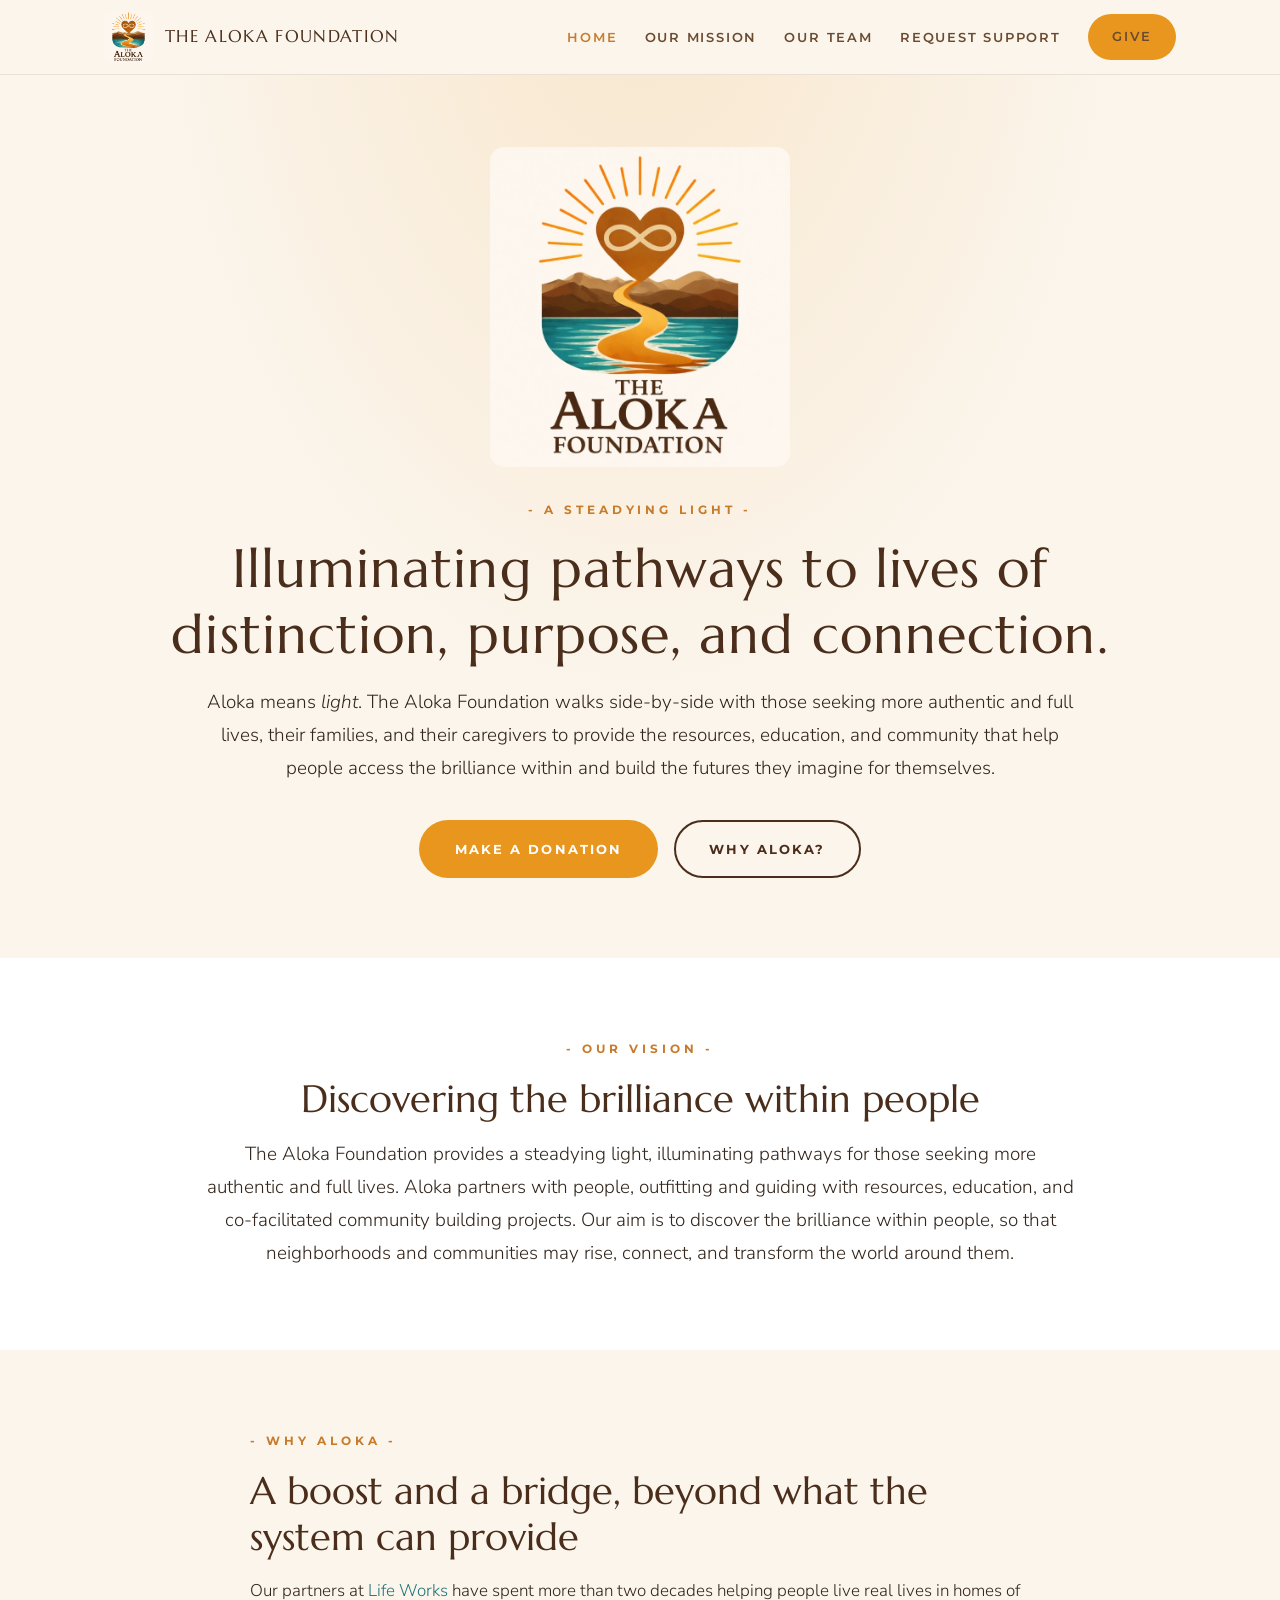
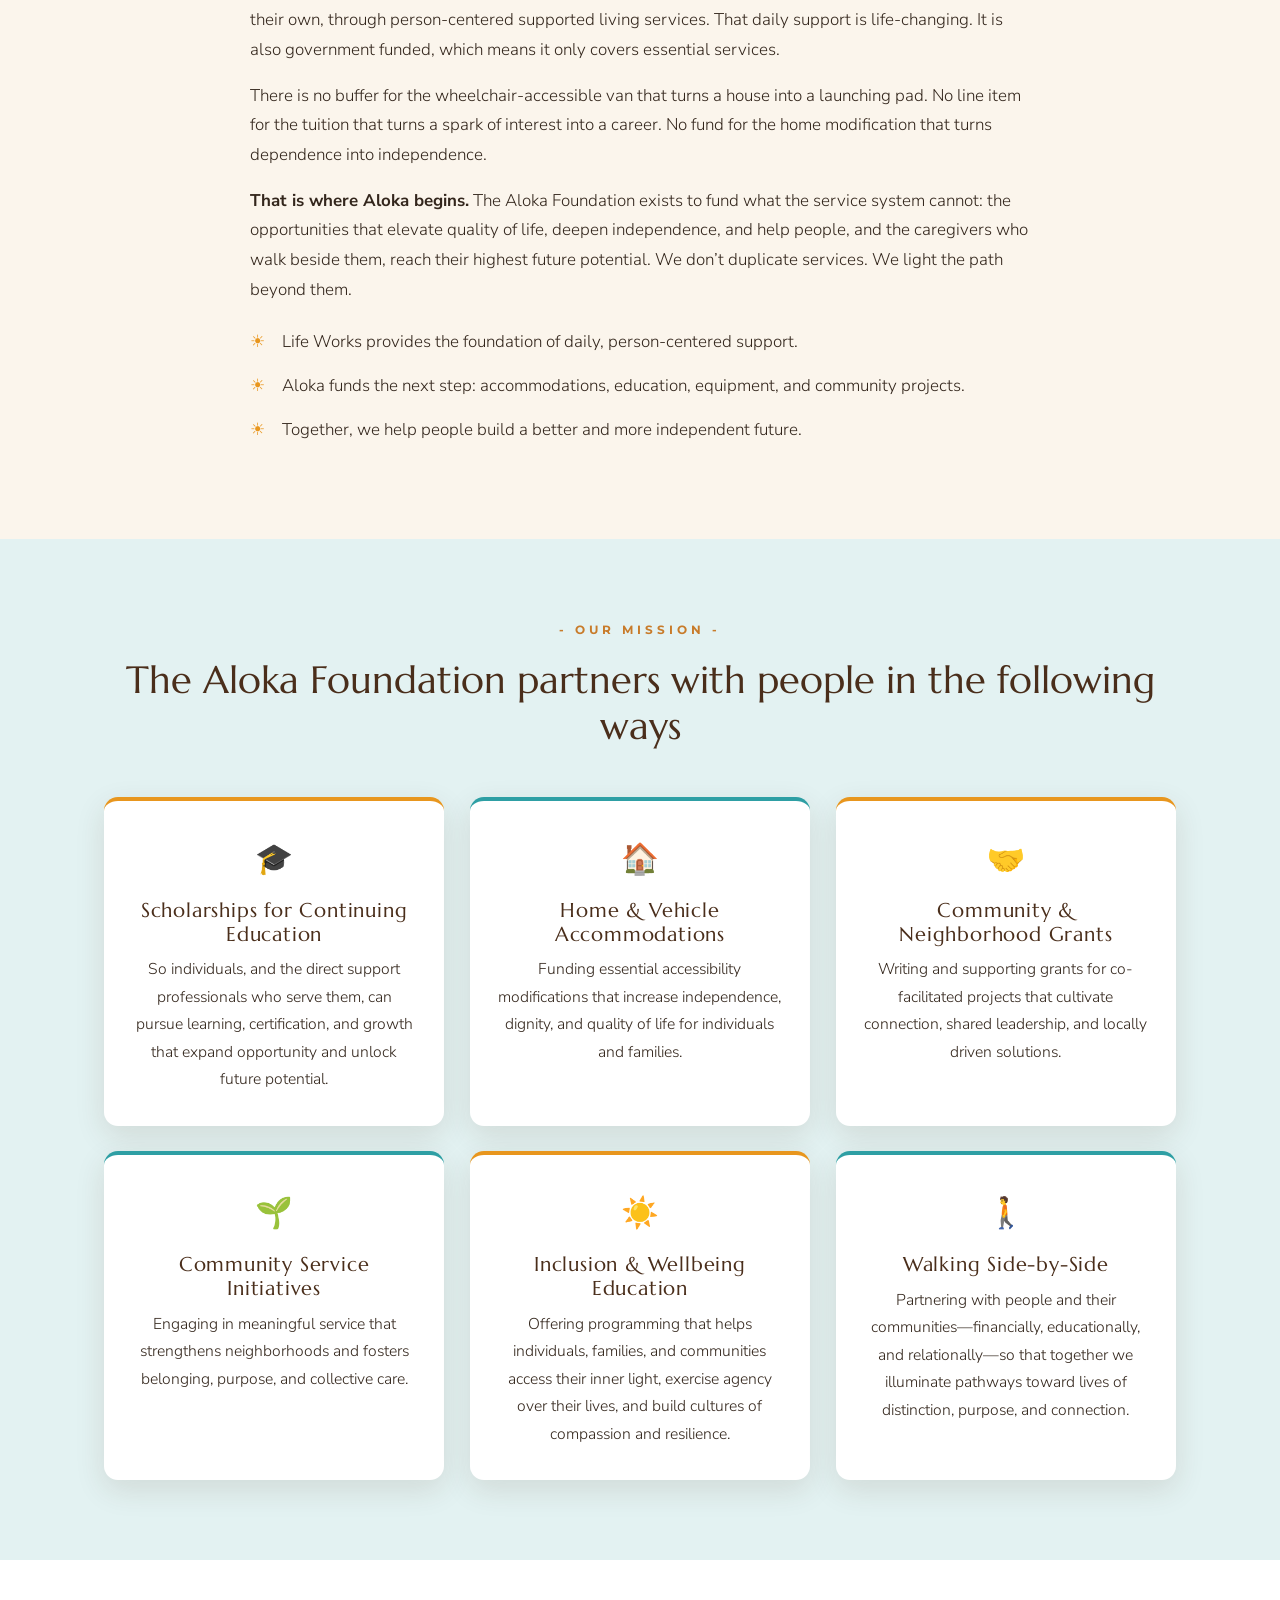
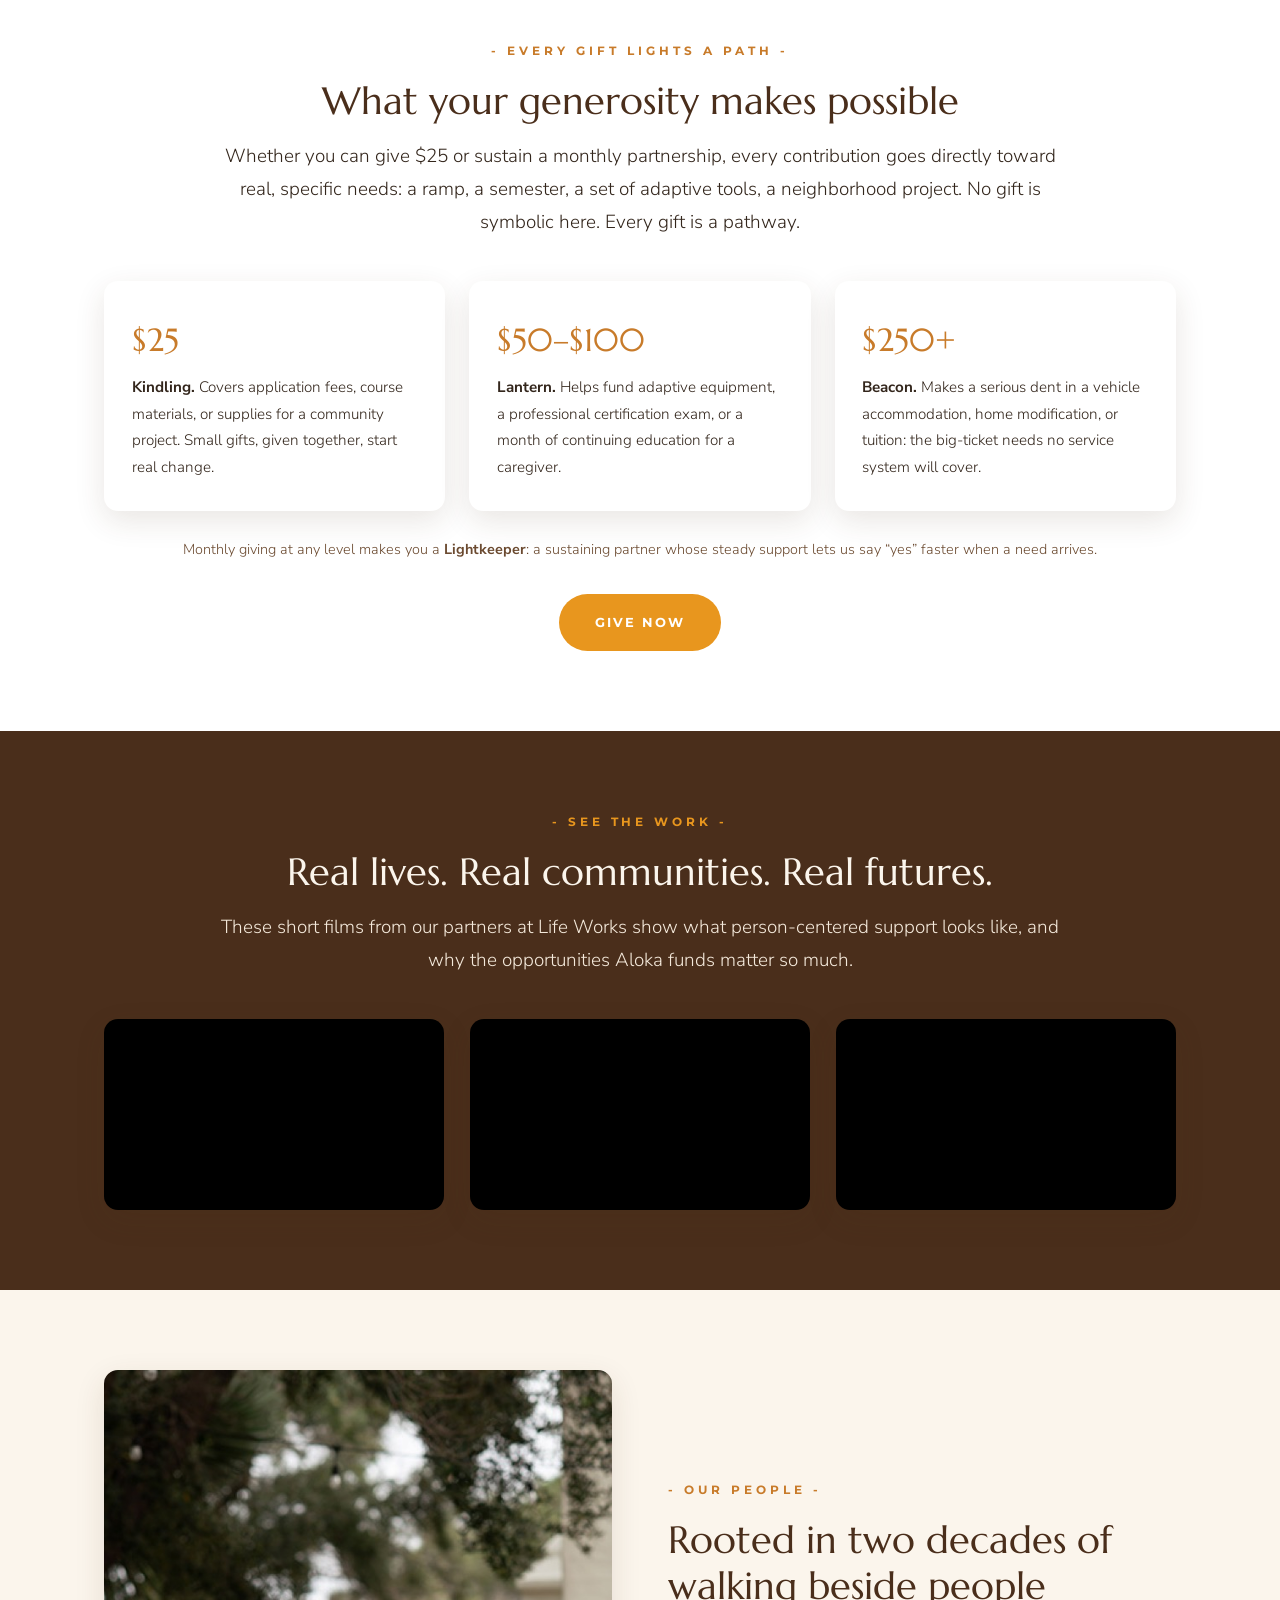
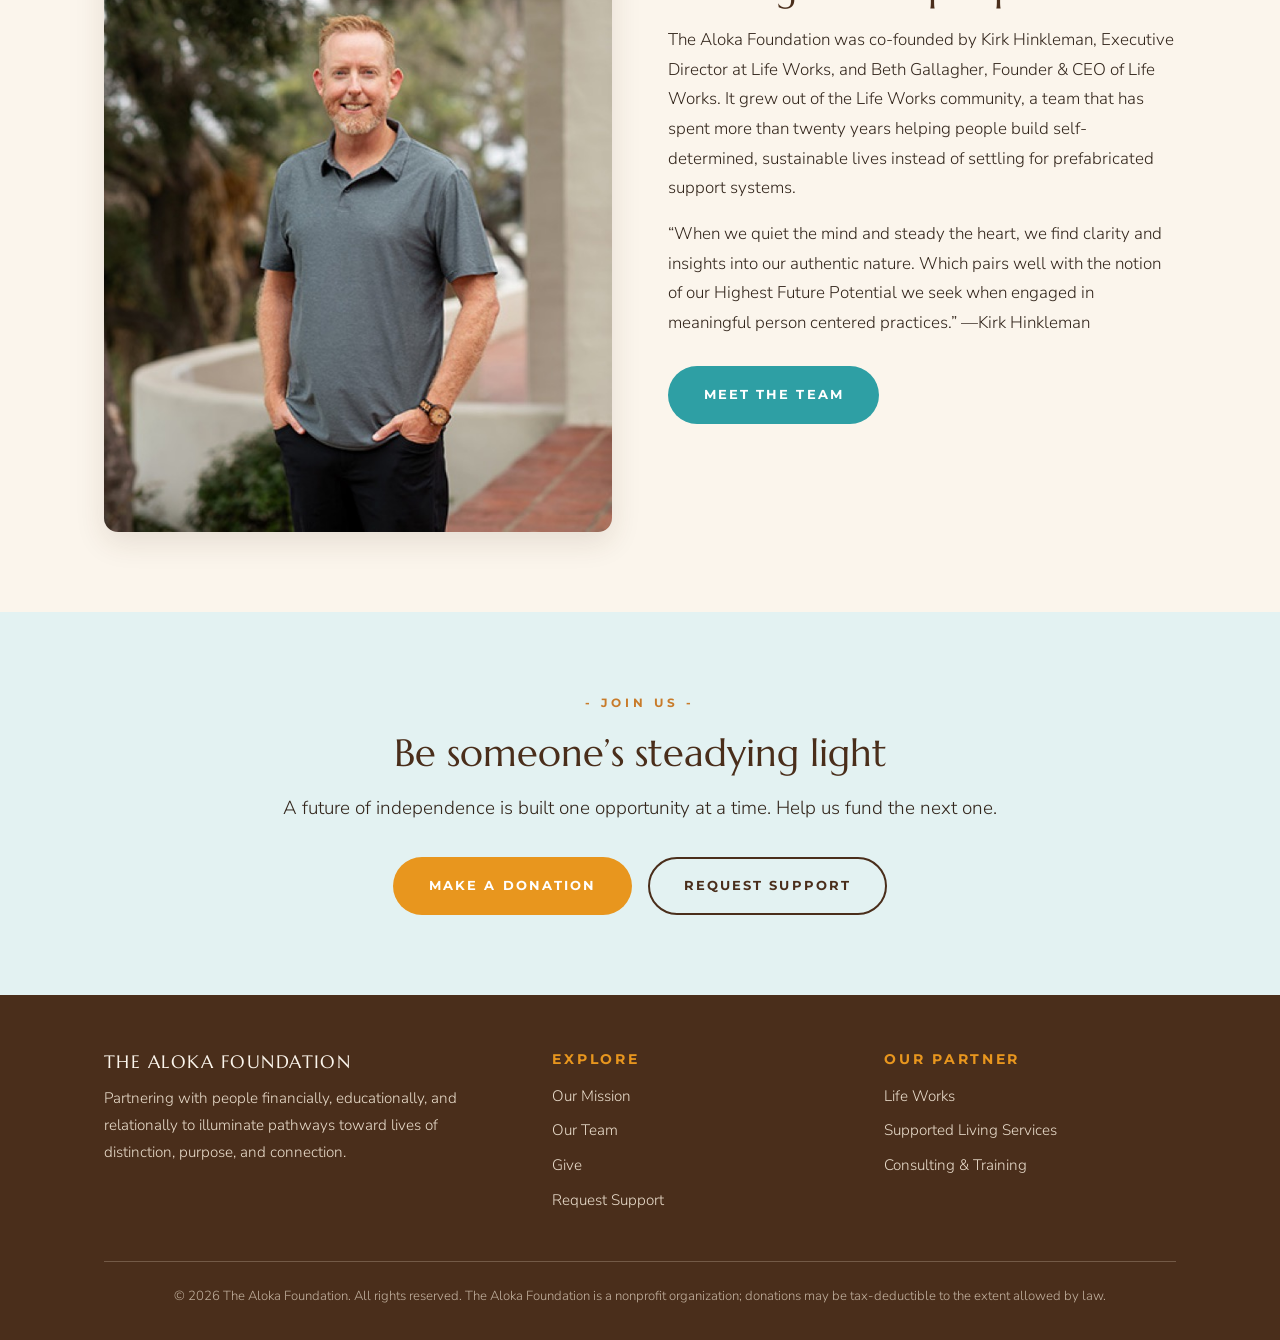
<file: site/index.html>
<!DOCTYPE html>
<html lang="en">
<head>
  <meta charset="UTF-8" />
  <meta name="viewport" content="width=device-width, initial-scale=1.0" />
  <title>The Aloka Foundation | A Steadying Light</title>
  <meta name="description" content="The Aloka Foundation partners with those seeking more authentic and full lives, and with their caregivers, funding accommodations, education, and community projects that go beyond what government-funded services can provide." />
  <link rel="canonical" href="https://www.alokafoundationsd.org/" />
  <link rel="icon" type="image/png" href="assets/favicon.png" />
  <link rel="preconnect" href="https://fonts.googleapis.com" />
  <link rel="preconnect" href="https://fonts.gstatic.com" crossorigin />
  <link href="https://fonts.googleapis.com/css2?family=Marcellus&family=Montserrat:wght@600;700&family=Nunito+Sans:wght@300;400;600;700&display=swap" rel="stylesheet" />
  <link rel="stylesheet" href="css/style.css" />
</head>
<body>

<header class="site-header">
  <nav class="nav-bar">
    <a class="brand" href="index.html">
      <img src="assets/aloka-logo.jpg" alt="The Aloka Foundation logo" />
      <span class="wordmark">The Aloka Foundation</span>
    </a>
    <button class="nav-toggle" aria-label="Toggle navigation">&#9776;</button>
    <ul class="nav-links">
      <li><a href="index.html" class="active">Home</a></li>
      <li><a href="index.html#mission">Our Mission</a></li>
      <li><a href="team.html">Our Team</a></li>
      <li><a href="request-support.html">Request Support</a></li>
      <li><a href="give.html" class="btn btn-amber" style="padding:0.6rem 1.4rem;">Give</a></li>
    </ul>
  </nav>
</header>

<!-- ============ HERO ============ -->
<section class="hero">
  <div class="container">
    <img class="hero-logo" src="assets/aloka-logo.jpg" alt="The Aloka Foundation logo: a heart above mountains, with a golden path across the water" />
    <p class="kicker">A Steadying Light</p>
    <h1>Illuminating pathways to lives of distinction, purpose, and connection.</h1>
    <p class="lead">
      Aloka means <em>light</em>. The Aloka Foundation walks side-by-side with those seeking
      more authentic and full lives, their families, and their caregivers to provide the
      resources, education, and community that help people access the brilliance within
      and build the futures they imagine for themselves.
    </p>
    <div class="hero-actions">
      <a class="btn btn-amber" href="give.html">Make a Donation</a>
      <a class="btn btn-outline" href="#complementary">Why Aloka?</a>
    </div>
  </div>
</section>

<!-- ============ VISION ============ -->
<section class="section-white" id="vision">
  <div class="container center">
    <p class="kicker">Our Vision</p>
    <h2>Discovering the brilliance within people</h2>
    <p class="lead">
      The Aloka Foundation provides a steadying light, illuminating pathways for those
      seeking more authentic and full lives. Aloka partners with people, outfitting and
      guiding with resources, education, and co-facilitated community building projects.
      Our aim is to discover the brilliance within people, so that neighborhoods and
      communities may rise, connect, and transform the world around them.
    </p>
  </div>
</section>

<!-- ============ WHY ALOKA (complementary mission) ============ -->
<section id="complementary">
  <div class="container">
    <div style="max-width:46em; margin:0 auto;">
      <p class="kicker">Why Aloka</p>
      <h2>A boost and a bridge, beyond what the system can provide</h2>
      <p>
        Our partners at <a href="https://www.lifeworks-sls.com/" target="_blank" rel="noopener">Life Works</a>
        have spent more than two decades helping people live real lives in homes of their
        own, through person-centered supported living services.
        That daily support is life-changing. It is also government funded, which means it
        only covers essential services.
      </p>
      <p style="margin-top:1rem;">
        There is no buffer for the wheelchair-accessible van that turns a house into a launching
        pad. No line item for the tuition that turns a spark of interest into a career. No fund
        for the home modification that turns dependence into independence.
      </p>
      <p style="margin-top:1rem;">
        <strong>That is where Aloka begins.</strong> The Aloka Foundation exists to fund what
        the service system cannot: the opportunities that elevate quality of life, deepen
        independence, and help people, and the caregivers who walk beside them, reach
        their highest future potential. We don&rsquo;t duplicate services. We light the path beyond them.
      </p>
      <ul class="bridge-list">
        <li>Life Works provides the foundation of daily, person-centered support.</li>
        <li>Aloka funds the next step: accommodations, education, equipment, and community projects.</li>
        <li>Together, we help people build a better and more independent future.</li>
      </ul>
    </div>
  </div>
</section>

<!-- ============ MISSION PILLARS ============ -->
<section class="section-teal" id="mission">
  <div class="container center">
    <p class="kicker">Our Mission</p>
    <h2>The Aloka Foundation partners with people in the following ways</h2>
    <div class="pillars">
      <div class="pillar">
        <div class="pillar-icon">&#127891;</div>
        <h3>Scholarships for Continuing Education</h3>
        <p>So individuals, and the direct support professionals who serve them, can pursue learning, certification, and growth that expand opportunity and unlock future potential.</p>
      </div>
      <div class="pillar">
        <div class="pillar-icon">&#127968;</div>
        <h3>Home &amp; Vehicle Accommodations</h3>
        <p>Funding essential accessibility modifications that increase independence, dignity, and quality of life for individuals and families.</p>
      </div>
      <div class="pillar">
        <div class="pillar-icon">&#129309;</div>
        <h3>Community &amp; Neighborhood Grants</h3>
        <p>Writing and supporting grants for co-facilitated projects that cultivate connection, shared leadership, and locally driven solutions.</p>
      </div>
      <div class="pillar">
        <div class="pillar-icon">&#127793;</div>
        <h3>Community Service Initiatives</h3>
        <p>Engaging in meaningful service that strengthens neighborhoods and fosters belonging, purpose, and collective care.</p>
      </div>
      <div class="pillar">
        <div class="pillar-icon">&#9728;&#65039;</div>
        <h3>Inclusion &amp; Wellbeing Education</h3>
        <p>Offering programming that helps individuals, families, and communities access their inner light, exercise agency over their lives, and build cultures of compassion and resilience.</p>
      </div>
      <div class="pillar">
        <div class="pillar-icon">&#128694;</div>
        <h3>Walking Side-by-Side</h3>
        <p>Partnering with people and their communities&mdash;financially, educationally, and relationally&mdash;so that together we illuminate pathways toward lives of distinction, purpose, and connection.</p>
      </div>
    </div>
  </div>
</section>

<!-- ============ IMPACT / GIVING TIERS ============ -->
<section class="section-white" id="impact">
  <div class="container center">
    <p class="kicker">Every Gift Lights a Path</p>
    <h2>What your generosity makes possible</h2>
    <p class="lead">
      Whether you can give $25 or sustain a monthly partnership, every contribution goes
      directly toward real, specific needs: a ramp, a semester, a set of adaptive tools,
      a neighborhood project. No gift is symbolic here. Every gift is a pathway.
    </p>
    <div class="tiers" style="margin-top:2.6rem;">
      <div class="tier">
        <div class="amount">$25</div>
        <p><strong>Kindling.</strong> Covers application fees, course materials, or supplies for a community project. Small gifts, given together, start real change.</p>
      </div>
      <div class="tier">
        <div class="amount">$50&ndash;$100</div>
        <p><strong>Lantern.</strong> Helps fund adaptive equipment, a professional certification exam, or a month of continuing education for a caregiver.</p>
      </div>
      <div class="tier">
        <div class="amount">$250+</div>
        <p><strong>Beacon.</strong> Makes a serious dent in a vehicle accommodation, home modification, or tuition: the big-ticket needs no service system will cover.</p>
      </div>
    </div>
    <p class="tier-note">
      Monthly giving at any level makes you a <strong>Lightkeeper</strong>: a sustaining
      partner whose steady support lets us say &ldquo;yes&rdquo; faster when a need arrives.
    </p>
    <div style="margin-top:2rem;">
      <a class="btn btn-amber" href="give.html">Give Now</a>
    </div>
  </div>
</section>

<!-- ============ FILMS ============ -->
<section class="section-brown" id="stories">
  <div class="container center">
    <p class="kicker">See the Work</p>
    <h2>Real lives. Real communities. Real futures.</h2>
    <p class="lead" style="margin:0 auto;">
      These short films from our partners at Life Works show what person-centered support
      looks like, and why the opportunities Aloka funds matter so much.
    </p>
    <div class="video-grid">
      <div class="video-frame">
        <iframe src="https://player.vimeo.com/video/1180148037" title="Life Works film 1" allow="fullscreen; picture-in-picture" allowfullscreen loading="lazy"></iframe>
      </div>
      <div class="video-frame">
        <iframe src="https://player.vimeo.com/video/1180146905" title="Life Works film 2" allow="fullscreen; picture-in-picture" allowfullscreen loading="lazy"></iframe>
      </div>
      <div class="video-frame">
        <iframe src="https://player.vimeo.com/video/1180149249" title="Life Works film 3" allow="fullscreen; picture-in-picture" allowfullscreen loading="lazy"></iframe>
      </div>
    </div>
  </div>
</section>

<!-- ============ TEAM PREVIEW ============ -->
<section id="team-preview">
  <div class="container grid-2">
    <div class="bridge-figure">
      <img src="assets/kirk-hinkleman.jpg" alt="Kirk Hinkleman, co-founder of the Aloka Foundation" />
    </div>
    <div>
      <p class="kicker">Our People</p>
      <h2>Rooted in two decades of walking beside people</h2>
      <p>
        The Aloka Foundation was co-founded by Kirk Hinkleman, Executive Director at Life Works,
        and Beth Gallagher, Founder &amp; CEO of Life Works. It grew out of the Life Works
        community, a team that has spent more than twenty years helping people build
        self-determined, sustainable lives instead of settling for prefabricated support systems.
      </p>
      <p style="margin-top:1rem;">
        &ldquo;When we quiet the mind and steady the heart, we find clarity and insights into
        our authentic nature. Which pairs well with the notion of our Highest Future Potential
        we seek when engaged in meaningful person centered practices.&rdquo; &mdash;Kirk Hinkleman
      </p>
      <div style="margin-top:1.8rem;">
        <a class="btn btn-teal" href="team.html">Meet the Team</a>
      </div>
    </div>
  </div>
</section>

<!-- ============ FINAL CTA ============ -->
<section class="section-teal center">
  <div class="container">
    <p class="kicker">Join Us</p>
    <h2>Be someone&rsquo;s steadying light</h2>
    <p class="lead" style="margin:0 auto 2rem;">
      A future of independence is built one opportunity at a time. Help us fund the next one.
    </p>
    <div class="hero-actions">
      <a class="btn btn-amber" href="give.html">Make a Donation</a>
      <a class="btn btn-outline" href="request-support.html">Request Support</a>
    </div>
  </div>
</section>

<footer class="site-footer">
  <div class="container">
    <div class="footer-grid">
      <div>
        <div class="wordmark">The Aloka Foundation</div>
        <p>
          Partnering with people financially, educationally, and relationally to
          illuminate pathways toward lives of distinction, purpose, and connection.
        </p>
      </div>
      <div>
        <h3>Explore</h3>
        <ul>
          <li><a href="index.html#mission">Our Mission</a></li>
          <li><a href="team.html">Our Team</a></li>
          <li><a href="give.html">Give</a></li>
          <li><a href="request-support.html">Request Support</a></li>
        </ul>
      </div>
      <div>
        <h3>Our Partner</h3>
        <ul>
          <li><a href="https://www.lifeworks-sls.com/" target="_blank" rel="noopener">Life Works</a></li>
          <li><a href="https://www.lifeworks-sls.com/services" target="_blank" rel="noopener">Supported Living Services</a></li>
          <li><a href="https://www.lifeworks-sls.com/consulting-training" target="_blank" rel="noopener">Consulting &amp; Training</a></li>
        </ul>
      </div>
    </div>
    <div class="footer-bottom">
      &copy; <span id="year"></span> The Aloka Foundation. All rights reserved.
      The Aloka Foundation is a nonprofit organization; donations may be tax-deductible to the extent allowed by law.
    </div>
  </div>
</footer>

<script src="js/main.js"></script>
</body>
</html>
</file>
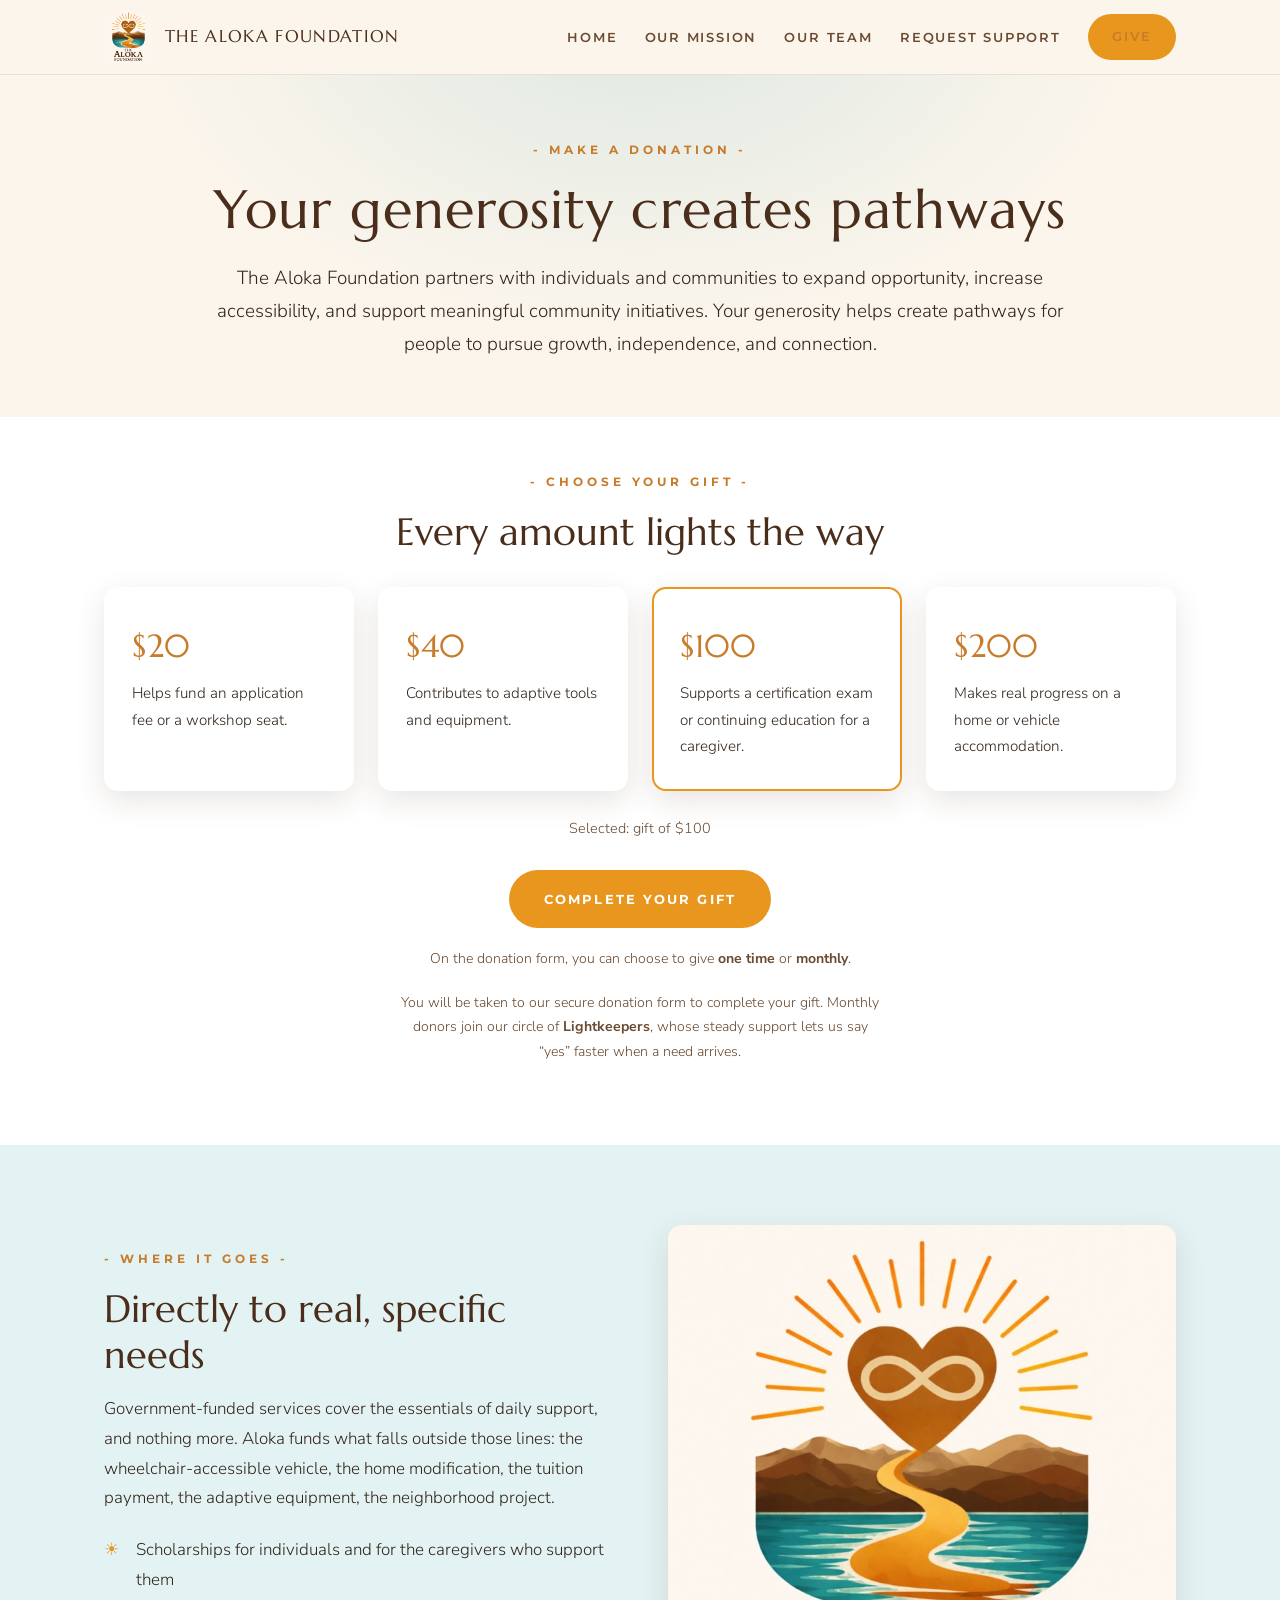
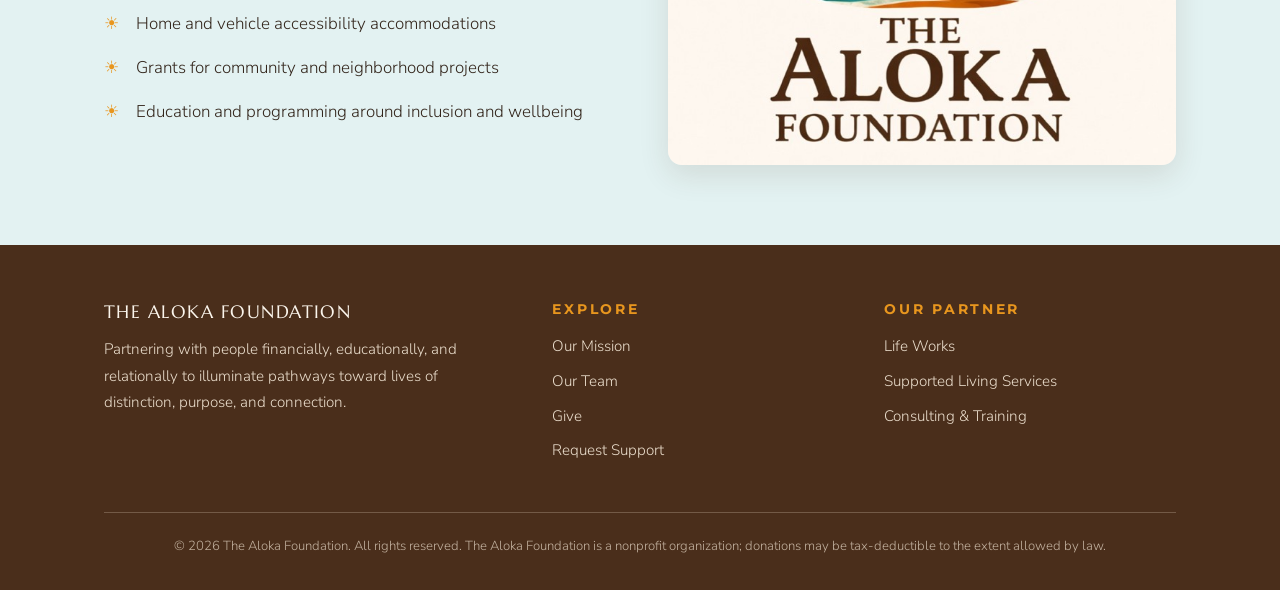
<file: site/give.html>
<!DOCTYPE html>
<html lang="en">
<head>
  <meta charset="UTF-8" />
  <meta name="viewport" content="width=device-width, initial-scale=1.0" />
  <title>Give | The Aloka Foundation</title>
  <meta name="description" content="Make a donation to the Aloka Foundation. Your generosity funds accommodations, education, and community projects that expand independence and opportunity." />
  <link rel="canonical" href="https://www.alokafoundationsd.org/give.html" />
  <link rel="icon" type="image/png" href="assets/favicon.png" />
  <link rel="preconnect" href="https://fonts.googleapis.com" />
  <link rel="preconnect" href="https://fonts.gstatic.com" crossorigin />
  <link href="https://fonts.googleapis.com/css2?family=Marcellus&family=Montserrat:wght@600;700&family=Nunito+Sans:wght@300;400;600;700&display=swap" rel="stylesheet" />
  <link rel="stylesheet" href="css/style.css" />
</head>
<body>

<header class="site-header">
  <nav class="nav-bar">
    <a class="brand" href="index.html">
      <img src="assets/aloka-logo.jpg" alt="The Aloka Foundation logo" />
      <span class="wordmark">The Aloka Foundation</span>
    </a>
    <button class="nav-toggle" aria-label="Toggle navigation">&#9776;</button>
    <ul class="nav-links">
      <li><a href="index.html">Home</a></li>
      <li><a href="index.html#mission">Our Mission</a></li>
      <li><a href="team.html">Our Team</a></li>
      <li><a href="request-support.html">Request Support</a></li>
      <li><a href="give.html" class="btn btn-amber active" style="padding:0.6rem 1.4rem;">Give</a></li>
    </ul>
  </nav>
</header>

<section class="page-hero">
  <div class="container">
    <p class="kicker">Make a Donation</p>
    <h1>Your generosity creates pathways</h1>
    <p class="lead" style="margin:1.2rem auto 0;">
      The Aloka Foundation partners with individuals and communities to expand opportunity,
      increase accessibility, and support meaningful community initiatives. Your generosity
      helps create pathways for people to pursue growth, independence, and connection.
    </p>
  </div>
</section>

<section class="section-white center" style="padding-top:3.4rem;">
  <div class="container">
    <p class="kicker">Choose Your Gift</p>
    <h2>Every amount lights the way</h2>

    <!-- These amounts mirror the one-time presets on the Zeffy form, so a donor
         sees the same figure highlighted on both pages. Donors choose one-time
         or monthly on Zeffy itself (see js/main.js). -->
    <div class="tiers tiers-4" id="tiers">
      <div class="tier" data-amount="20">
        <div class="amount">$20</div>
        <p>Helps fund an application fee or a workshop seat.</p>
      </div>
      <div class="tier" data-amount="40">
        <div class="amount">$40</div>
        <p>Contributes to adaptive tools and equipment.</p>
      </div>
      <div class="tier selected" data-amount="100">
        <div class="amount">$100</div>
        <p>Supports a certification exam or continuing education for a caregiver.</p>
      </div>
      <div class="tier" data-amount="200">
        <div class="amount">$200</div>
        <p>Makes real progress on a home or vehicle accommodation.</p>
      </div>
    </div>

    <p class="tier-note" id="gift-summary">Selected: gift of $100</p>

    <div style="margin-top:1.8rem;">
      <a class="btn btn-amber" id="donate-btn" href="https://www.zeffy.com/en-US/donation-form/donate-to-change-lives-25558?amount=100" target="_blank" rel="noopener">Complete Your Gift</a>
    </div>
    <p class="form-note" style="max-width:34em; margin:1.2rem auto 0;">
      On the donation form, you can choose to give <strong>one time</strong> or
      <strong>monthly</strong>.
    </p>
    <p class="form-note" style="max-width:34em; margin:1.2rem auto 0;">
      You will be taken to our secure donation form to complete your gift. Monthly donors join
      our circle of <strong>Lightkeepers</strong>, whose steady support lets us say
      &ldquo;yes&rdquo; faster when a need arrives.
    </p>
  </div>
</section>

<section class="section-teal">
  <div class="container grid-2">
    <div>
      <p class="kicker">Where It Goes</p>
      <h2>Directly to real, specific needs</h2>
      <p>
        Government-funded services cover the essentials of daily support, and nothing more.
        Aloka funds what falls outside those lines: the wheelchair-accessible vehicle, the home
        modification, the tuition payment, the adaptive equipment, the neighborhood project.
      </p>
      <ul class="bridge-list">
        <li>Scholarships for individuals and for the caregivers who support them</li>
        <li>Home and vehicle accessibility accommodations</li>
        <li>Grants for community and neighborhood projects</li>
        <li>Education and programming around inclusion and wellbeing</li>
      </ul>
    </div>
    <div class="bridge-figure">
      <img src="assets/aloka-logo.jpg" alt="The Aloka Foundation logo: a golden path across the water toward a heart of light" />
    </div>
  </div>
</section>

<footer class="site-footer">
  <div class="container">
    <div class="footer-grid">
      <div>
        <div class="wordmark">The Aloka Foundation</div>
        <p>
          Partnering with people financially, educationally, and relationally to
          illuminate pathways toward lives of distinction, purpose, and connection.
        </p>
      </div>
      <div>
        <h3>Explore</h3>
        <ul>
          <li><a href="index.html#mission">Our Mission</a></li>
          <li><a href="team.html">Our Team</a></li>
          <li><a href="give.html">Give</a></li>
          <li><a href="request-support.html">Request Support</a></li>
        </ul>
      </div>
      <div>
        <h3>Our Partner</h3>
        <ul>
          <li><a href="https://www.lifeworks-sls.com/" target="_blank" rel="noopener">Life Works</a></li>
          <li><a href="https://www.lifeworks-sls.com/services" target="_blank" rel="noopener">Supported Living Services</a></li>
          <li><a href="https://www.lifeworks-sls.com/consulting-training" target="_blank" rel="noopener">Consulting &amp; Training</a></li>
        </ul>
      </div>
    </div>
    <div class="footer-bottom">
      &copy; <span id="year"></span> The Aloka Foundation. All rights reserved.
      The Aloka Foundation is a nonprofit organization; donations may be tax-deductible to the extent allowed by law.
    </div>
  </div>
</footer>

<script src="js/main.js"></script>
</body>
</html>
</file>
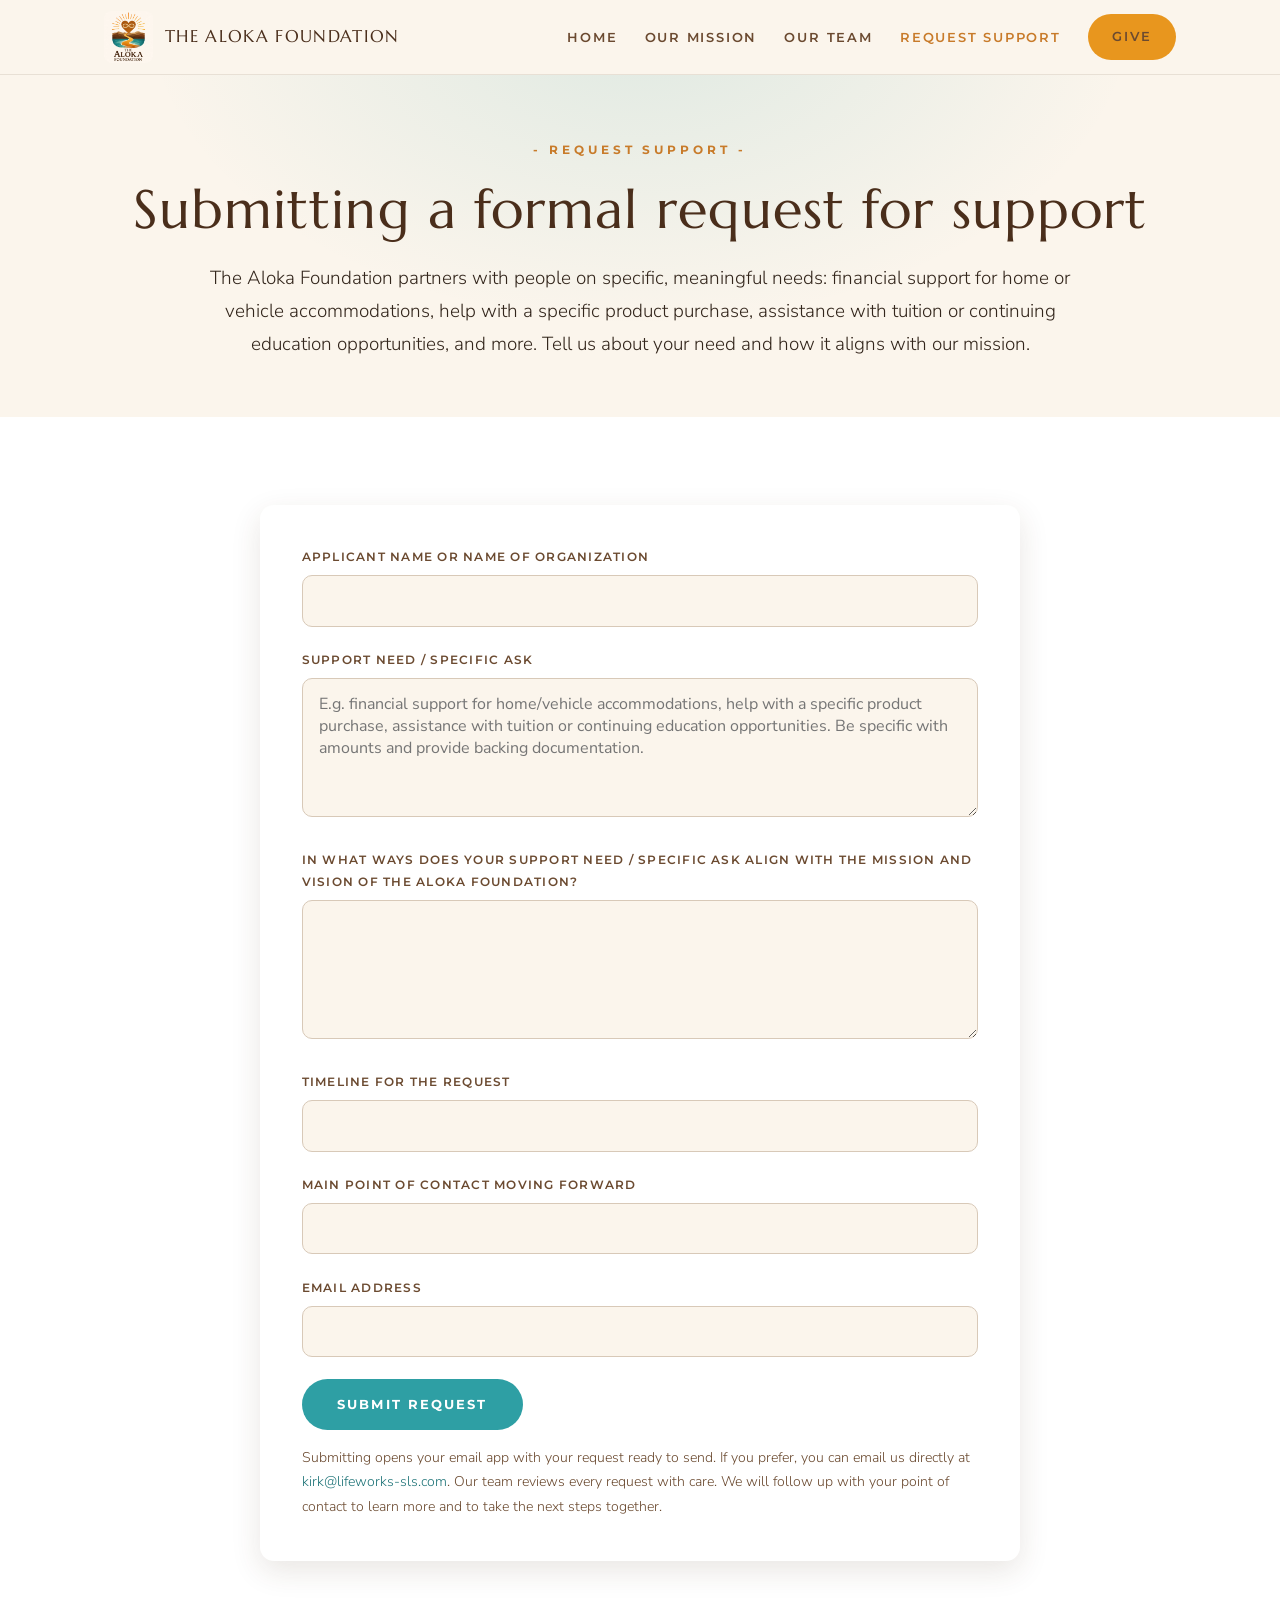
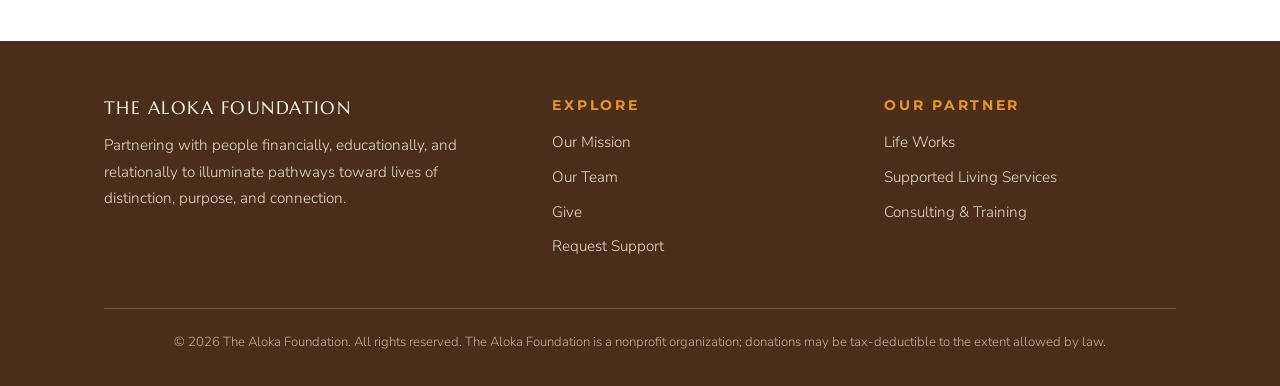
<file: site/request-support.html>
<!DOCTYPE html>
<html lang="en">
<head>
  <meta charset="UTF-8" />
  <meta name="viewport" content="width=device-width, initial-scale=1.0" />
  <title>Request Support | The Aloka Foundation</title>
  <meta name="description" content="Submit a formal request for support from the Aloka Foundation: home and vehicle accommodations, tuition assistance, product purchases, and more." />
  <link rel="canonical" href="https://www.alokafoundationsd.org/request-support.html" />
  <link rel="icon" type="image/png" href="assets/favicon.png" />
  <link rel="preconnect" href="https://fonts.googleapis.com" />
  <link rel="preconnect" href="https://fonts.gstatic.com" crossorigin />
  <link href="https://fonts.googleapis.com/css2?family=Marcellus&family=Montserrat:wght@600;700&family=Nunito+Sans:wght@300;400;600;700&display=swap" rel="stylesheet" />
  <link rel="stylesheet" href="css/style.css" />
</head>
<body>

<header class="site-header">
  <nav class="nav-bar">
    <a class="brand" href="index.html">
      <img src="assets/aloka-logo.jpg" alt="The Aloka Foundation logo" />
      <span class="wordmark">The Aloka Foundation</span>
    </a>
    <button class="nav-toggle" aria-label="Toggle navigation">&#9776;</button>
    <ul class="nav-links">
      <li><a href="index.html">Home</a></li>
      <li><a href="index.html#mission">Our Mission</a></li>
      <li><a href="team.html">Our Team</a></li>
      <li><a href="request-support.html" class="active">Request Support</a></li>
      <li><a href="give.html" class="btn btn-amber" style="padding:0.6rem 1.4rem;">Give</a></li>
    </ul>
  </nav>
</header>

<section class="page-hero">
  <div class="container">
    <p class="kicker">Request Support</p>
    <h1>Submitting a formal request for support</h1>
    <p class="lead" style="margin:1.2rem auto 0;">
      The Aloka Foundation partners with people on specific, meaningful needs: financial
      support for home or vehicle accommodations, help with a specific product purchase,
      assistance with tuition or continuing education opportunities, and more. Tell us about
      your need and how it aligns with our mission.
    </p>
  </div>
</section>

<section class="section-white" style="padding-top:3rem;">
  <div class="container">
    <!--
      Submitting this form opens the visitor's email app with a pre-filled message
      addressed to the foundation. The destination address (SUPPORT_EMAIL) and the
      message formatting live in js/main.js. No third-party form service is required.
    -->
    <form class="form-card" id="support-form">
      <div class="form-field">
        <label for="applicant">Applicant Name or Name of Organization</label>
        <input type="text" id="applicant" name="applicant" required />
      </div>
      <div class="form-field">
        <label for="need">Support Need / Specific Ask</label>
        <textarea id="need" name="need" rows="5" required placeholder="E.g. financial support for home/vehicle accommodations, help with a specific product purchase, assistance with tuition or continuing education opportunities. Be specific with amounts and provide backing documentation."></textarea>
      </div>
      <div class="form-field">
        <label for="alignment">In what ways does your Support Need / Specific Ask align with the Mission and Vision of the Aloka Foundation?</label>
        <textarea id="alignment" name="alignment" rows="5" required></textarea>
      </div>
      <div class="form-field">
        <label for="timeline">Timeline for the Request</label>
        <input type="text" id="timeline" name="timeline" required />
      </div>
      <div class="form-field">
        <label for="contact">Main Point of Contact Moving Forward</label>
        <input type="text" id="contact" name="contact" required />
      </div>
      <div class="form-field">
        <label for="email">Email Address</label>
        <input type="email" id="email" name="email" required />
      </div>
      <button type="submit" class="btn btn-teal">Submit Request</button>
      <p class="form-note">
        Submitting opens your email app with your request ready to send. If you prefer, you can
        email us directly at <a href="mailto:kirk@lifeworks-sls.com">kirk@lifeworks-sls.com</a>.
        Our team reviews every request with care. We will follow up with your point of contact
        to learn more and to take the next steps together.
      </p>
    </form>
  </div>
</section>

<footer class="site-footer">
  <div class="container">
    <div class="footer-grid">
      <div>
        <div class="wordmark">The Aloka Foundation</div>
        <p>
          Partnering with people financially, educationally, and relationally to
          illuminate pathways toward lives of distinction, purpose, and connection.
        </p>
      </div>
      <div>
        <h3>Explore</h3>
        <ul>
          <li><a href="index.html#mission">Our Mission</a></li>
          <li><a href="team.html">Our Team</a></li>
          <li><a href="give.html">Give</a></li>
          <li><a href="request-support.html">Request Support</a></li>
        </ul>
      </div>
      <div>
        <h3>Our Partner</h3>
        <ul>
          <li><a href="https://www.lifeworks-sls.com/" target="_blank" rel="noopener">Life Works</a></li>
          <li><a href="https://www.lifeworks-sls.com/services" target="_blank" rel="noopener">Supported Living Services</a></li>
          <li><a href="https://www.lifeworks-sls.com/consulting-training" target="_blank" rel="noopener">Consulting &amp; Training</a></li>
        </ul>
      </div>
    </div>
    <div class="footer-bottom">
      &copy; <span id="year"></span> The Aloka Foundation. All rights reserved.
      The Aloka Foundation is a nonprofit organization; donations may be tax-deductible to the extent allowed by law.
    </div>
  </div>
</footer>

<script src="js/main.js"></script>
</body>
</html>
</file>
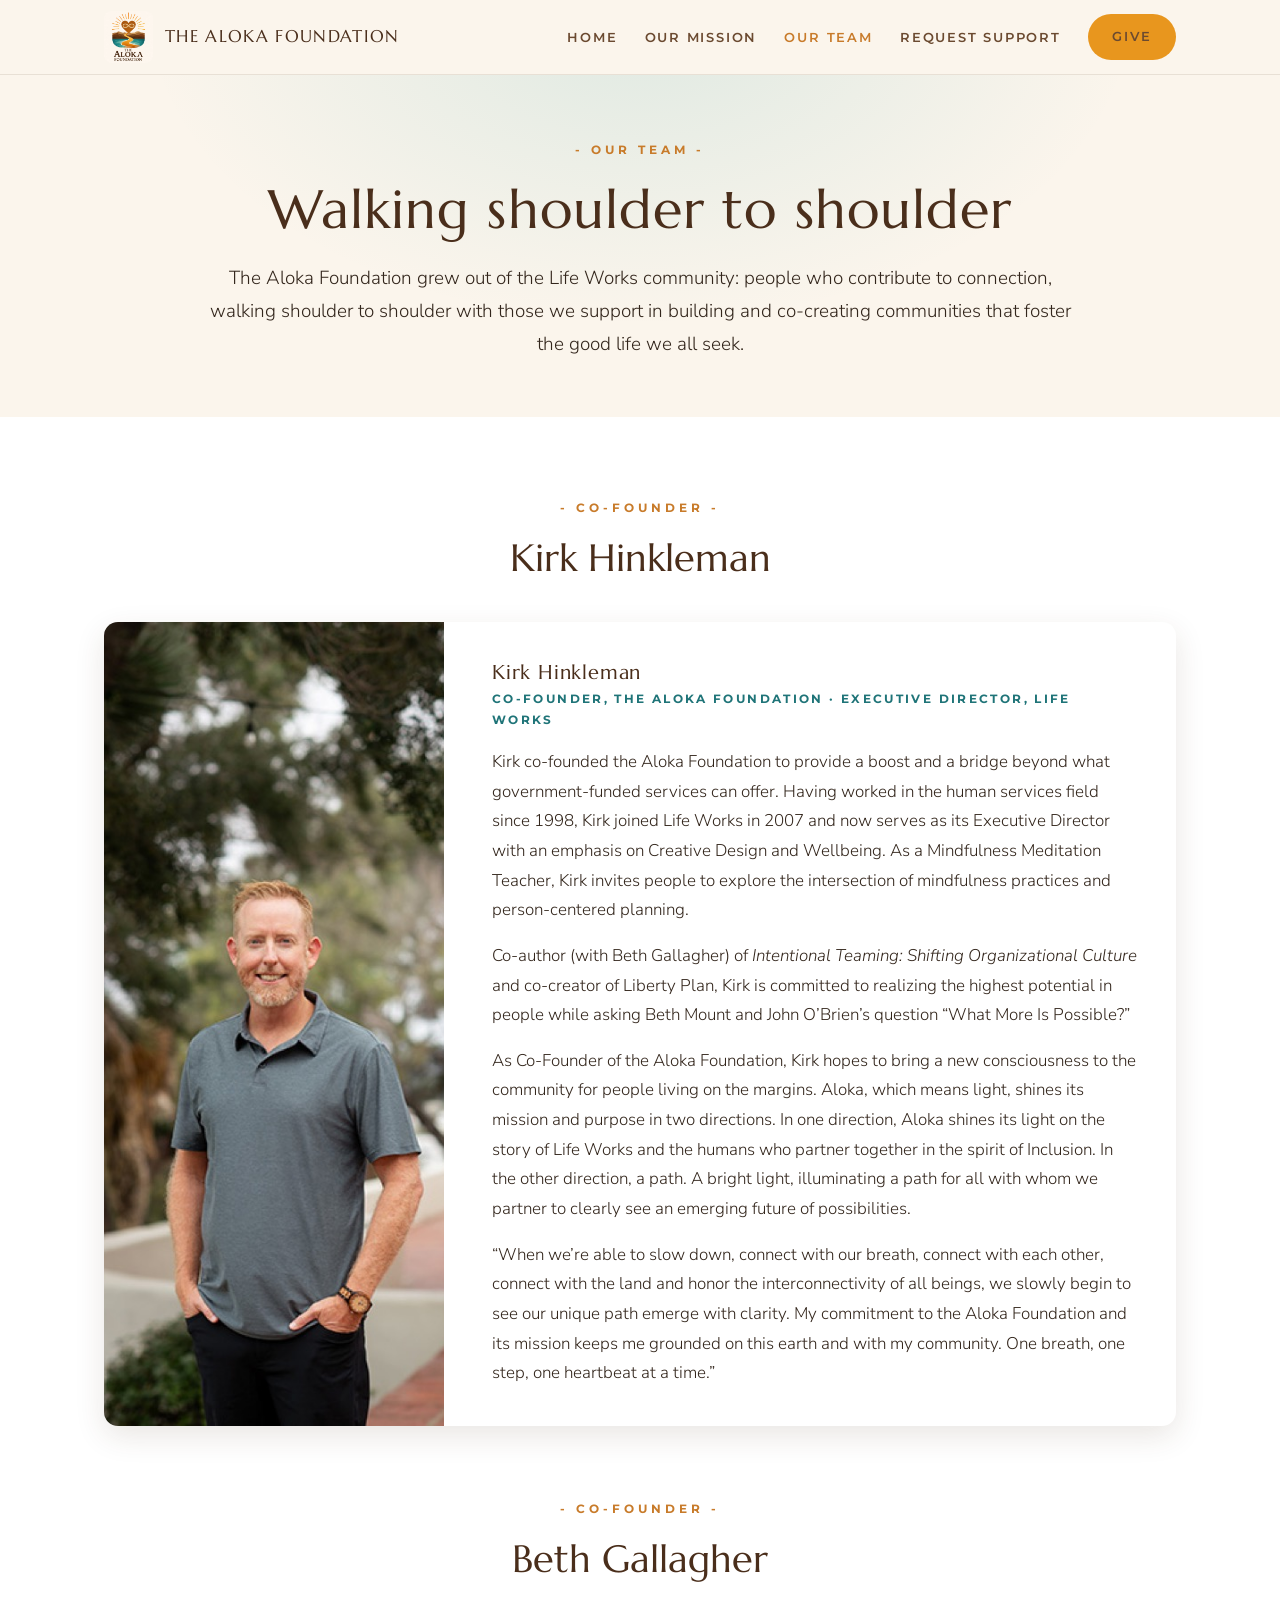
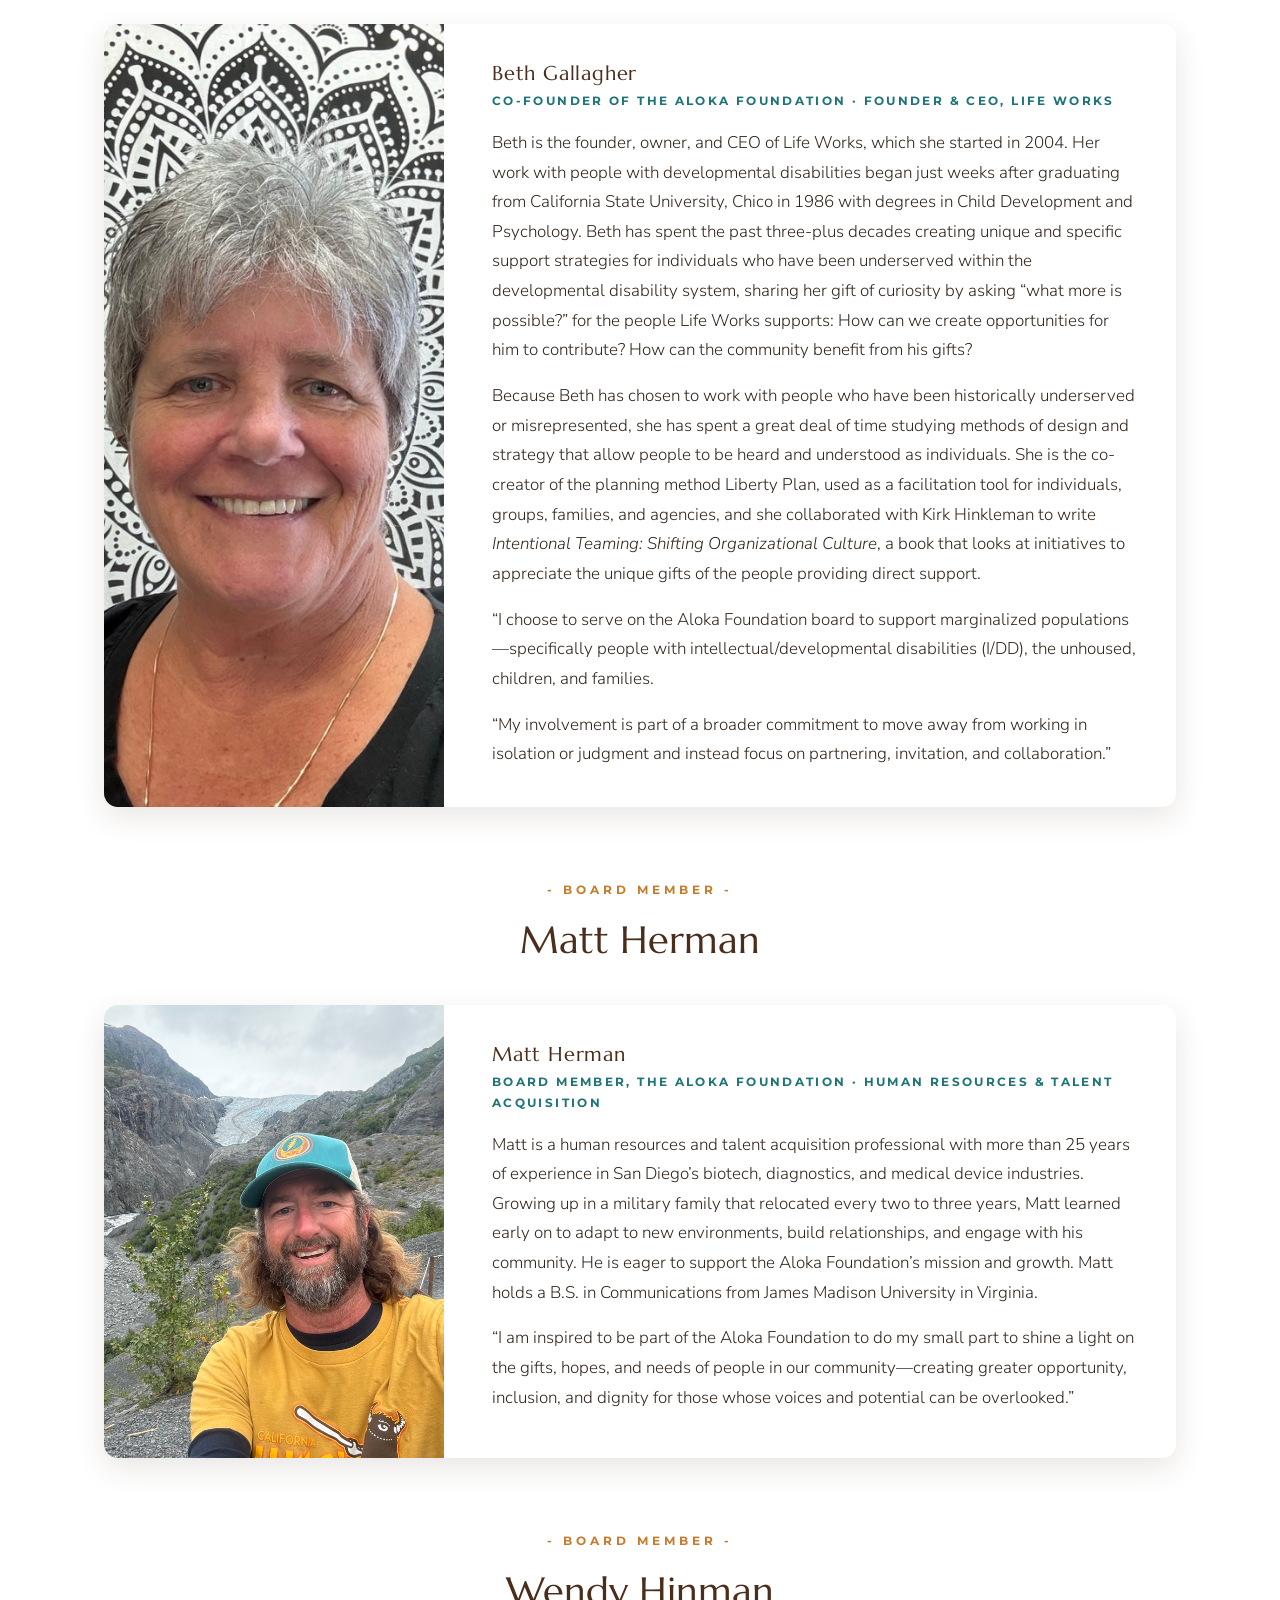
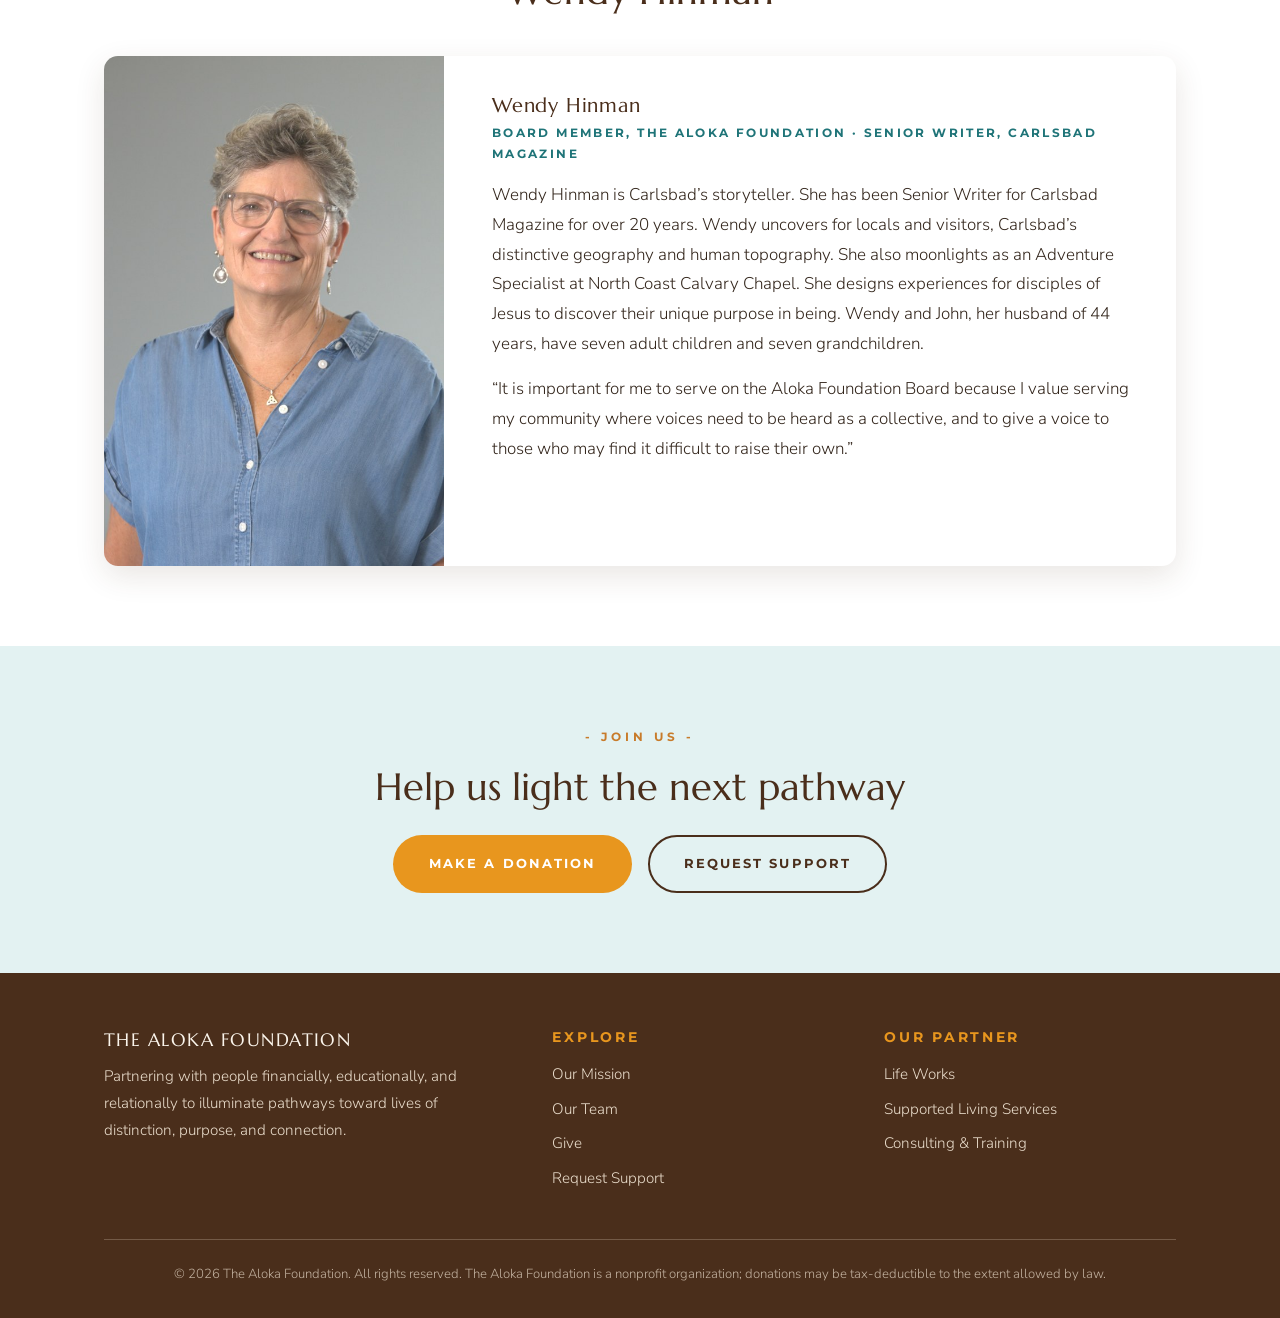
<file: site/team.html>
<!DOCTYPE html>
<html lang="en">
<head>
  <meta charset="UTF-8" />
  <meta name="viewport" content="width=device-width, initial-scale=1.0" />
  <title>Our Team | The Aloka Foundation</title>
  <meta name="description" content="Meet the people behind the Aloka Foundation, rooted in the Life Works community and more than two decades of person-centered support." />
  <link rel="canonical" href="https://www.alokafoundationsd.org/team.html" />
  <link rel="icon" type="image/png" href="assets/favicon.png" />
  <link rel="preconnect" href="https://fonts.googleapis.com" />
  <link rel="preconnect" href="https://fonts.gstatic.com" crossorigin />
  <link href="https://fonts.googleapis.com/css2?family=Marcellus&family=Montserrat:wght@600;700&family=Nunito+Sans:wght@300;400;600;700&display=swap" rel="stylesheet" />
  <link rel="stylesheet" href="css/style.css" />
</head>
<body>

<header class="site-header">
  <nav class="nav-bar">
    <a class="brand" href="index.html">
      <img src="assets/aloka-logo.jpg" alt="The Aloka Foundation logo" />
      <span class="wordmark">The Aloka Foundation</span>
    </a>
    <button class="nav-toggle" aria-label="Toggle navigation">&#9776;</button>
    <ul class="nav-links">
      <li><a href="index.html">Home</a></li>
      <li><a href="index.html#mission">Our Mission</a></li>
      <li><a href="team.html" class="active">Our Team</a></li>
      <li><a href="request-support.html">Request Support</a></li>
      <li><a href="give.html" class="btn btn-amber" style="padding:0.6rem 1.4rem;">Give</a></li>
    </ul>
  </nav>
</header>

<section class="page-hero">
  <div class="container">
    <p class="kicker">Our Team</p>
    <h1>Walking shoulder to shoulder</h1>
    <p class="lead" style="margin:1.2rem auto 0;">
      The Aloka Foundation grew out of the Life Works community: people who contribute to
      connection, walking shoulder to shoulder with those we support in building and co-creating
      communities that foster the good life we all seek.
    </p>
  </div>
</section>

<!-- ============ FOUNDERS & TEAM ============ -->
<section class="section-white">
  <div class="container">
    <div class="center" style="margin-bottom:2.6rem;">
      <p class="kicker">Co-Founder</p>
      <h2>Kirk Hinkleman</h2>
    </div>
    <div class="founder-card">
      <img src="assets/kirk-hinkleman.jpg" alt="Kirk Hinkleman" />
      <div class="founder-body">
        <h3>Kirk Hinkleman</h3>
        <p class="role">Co-Founder, The Aloka Foundation &middot; Executive Director, Life Works</p>
        <p>
          Kirk co-founded the Aloka Foundation to provide a boost and a bridge beyond what
          government-funded services can offer. Having worked in the human services field since
          1998, Kirk joined Life Works in 2007 and now serves as its Executive Director with an
          emphasis on Creative Design and Wellbeing. As a Mindfulness Meditation Teacher, Kirk
          invites people to explore the intersection of mindfulness practices and person-centered
          planning.
        </p>
        <p style="margin-top:1rem;">
          Co-author (with Beth Gallagher) of <em>Intentional Teaming: Shifting Organizational
          Culture</em> and co-creator of Liberty Plan, Kirk is committed to realizing the highest
          potential in people while asking Beth Mount and John O&rsquo;Brien&rsquo;s question
          &ldquo;What More Is Possible?&rdquo;
        </p>
        <p style="margin-top:1rem;">
          As Co-Founder of the Aloka Foundation, Kirk hopes to bring a new consciousness to the
          community for people living on the margins. Aloka, which means light, shines its mission
          and purpose in two directions. In one direction, Aloka shines its light on the story of
          Life Works and the humans who partner together in the spirit of Inclusion. In the other
          direction, a path. A bright light, illuminating a path for all with whom we partner to
          clearly see an emerging future of possibilities.
        </p>
        <p style="margin-top:1rem;">
          &ldquo;When we&rsquo;re able to slow down, connect with our breath, connect with each
          other, connect with the land and honor the interconnectivity of all beings, we slowly
          begin to see our unique path emerge with clarity. My commitment to the Aloka Foundation
          and its mission keeps me grounded on this earth and with my community. One breath, one
          step, one heartbeat at a time.&rdquo;
        </p>
      </div>
    </div>

    <div class="center" style="margin:4.5rem 0 2.6rem;">
      <p class="kicker">Co-Founder</p>
      <h2>Beth Gallagher</h2>
    </div>
    <div class="founder-card">
      <img src="assets/beth-gallagher-portrait.jpg" alt="Beth Gallagher" />
      <div class="founder-body">
        <h3>Beth Gallagher</h3>
        <p class="role">Co-Founder of the Aloka Foundation &middot; Founder &amp; CEO, Life Works</p>
        <p>
          Beth is the founder, owner, and CEO of Life Works, which she started in 2004. Her work
          with people with developmental disabilities began just weeks after graduating from
          California State University, Chico in 1986 with degrees in Child Development and
          Psychology. Beth has spent the past three-plus decades creating unique and specific
          support strategies for individuals who have been underserved within the developmental
          disability system, sharing her gift of curiosity by asking &ldquo;what more is
          possible?&rdquo; for the people Life Works supports: How can we create opportunities for
          him to contribute? How can the community benefit from his gifts?
        </p>
        <p style="margin-top:1rem;">
          Because Beth has chosen to work with people who have been historically underserved or
          misrepresented, she has spent a great deal of time studying methods of design and
          strategy that allow people to be heard and understood as individuals. She is the
          co-creator of the planning method Liberty Plan, used as a facilitation tool for
          individuals, groups, families, and agencies, and she collaborated with Kirk Hinkleman to
          write <em>Intentional Teaming: Shifting Organizational Culture</em>, a book that looks at
          initiatives to appreciate the unique gifts of the people providing direct support.
        </p>
        <p style="margin-top:1rem;">
          &ldquo;I choose to serve on the Aloka Foundation board to support marginalized
          populations&mdash;specifically people with intellectual/developmental disabilities
          (I/DD), the unhoused, children, and families.
        </p>
        <p style="margin-top:1rem;">
          &ldquo;My involvement is part of a broader commitment to move away from working in
          isolation or judgment and instead focus on partnering, invitation, and
          collaboration.&rdquo;
        </p>
      </div>
    </div>

    <div class="center" style="margin:4.5rem 0 2.6rem;">
      <p class="kicker">Board Member</p>
      <h2>Matt Herman</h2>
    </div>
    <div class="founder-card">
      <img src="assets/matt-herman.jpg" alt="Matt Herman" />
      <div class="founder-body">
        <h3>Matt Herman</h3>
        <p class="role">Board Member, The Aloka Foundation &middot; Human Resources &amp; Talent Acquisition</p>
        <p>
          Matt is a human resources and talent acquisition professional with more than 25 years of
          experience in San Diego&rsquo;s biotech, diagnostics, and medical device industries.
          Growing up in a military family that relocated every two to three years, Matt learned
          early on to adapt to new environments, build relationships, and engage with his
          community. He is eager to support the Aloka Foundation&rsquo;s mission and growth. Matt
          holds a B.S. in Communications from James Madison University in Virginia.
        </p>
        <p style="margin-top:1rem;">
          &ldquo;I am inspired to be part of the Aloka Foundation to do my small part to shine a
          light on the gifts, hopes, and needs of people in our community&mdash;creating greater
          opportunity, inclusion, and dignity for those whose voices and potential can be
          overlooked.&rdquo;
        </p>
      </div>
    </div>

    <div class="center" style="margin:4.5rem 0 2.6rem;">
      <p class="kicker">Board Member</p>
      <h2>Wendy Hinman</h2>
    </div>
    <div class="founder-card">
      <img src="assets/wendy-hinman.jpg" alt="Wendy Hinman" />
      <div class="founder-body">
        <h3>Wendy Hinman</h3>
        <p class="role">Board Member, The Aloka Foundation &middot; Senior Writer, Carlsbad Magazine</p>
        <p>
          Wendy Hinman is Carlsbad&rsquo;s storyteller. She has been Senior Writer for Carlsbad
          Magazine for over 20 years. Wendy uncovers for locals and visitors, Carlsbad&rsquo;s
          distinctive geography and human topography. She also moonlights as an Adventure
          Specialist at North Coast Calvary Chapel. She designs experiences for disciples of Jesus
          to discover their unique purpose in being. Wendy and John, her husband of 44 years, have
          seven adult children and seven grandchildren.
        </p>
        <p style="margin-top:1rem;">
          &ldquo;It is important for me to serve on the Aloka Foundation Board because I value
          serving my community where voices need to be heard as a collective, and to give a voice
          to those who may find it difficult to raise their own.&rdquo;
        </p>
      </div>
    </div>
  </div>
</section>

<section class="section-teal center">
  <div class="container">
    <p class="kicker">Join Us</p>
    <h2>Help us light the next pathway</h2>
    <div class="hero-actions" style="margin-top:1.6rem;">
      <a class="btn btn-amber" href="give.html">Make a Donation</a>
      <a class="btn btn-outline" href="request-support.html">Request Support</a>
    </div>
  </div>
</section>

<footer class="site-footer">
  <div class="container">
    <div class="footer-grid">
      <div>
        <div class="wordmark">The Aloka Foundation</div>
        <p>
          Partnering with people financially, educationally, and relationally to
          illuminate pathways toward lives of distinction, purpose, and connection.
        </p>
      </div>
      <div>
        <h3>Explore</h3>
        <ul>
          <li><a href="index.html#mission">Our Mission</a></li>
          <li><a href="team.html">Our Team</a></li>
          <li><a href="give.html">Give</a></li>
          <li><a href="request-support.html">Request Support</a></li>
        </ul>
      </div>
      <div>
        <h3>Our Partner</h3>
        <ul>
          <li><a href="https://www.lifeworks-sls.com/" target="_blank" rel="noopener">Life Works</a></li>
          <li><a href="https://www.lifeworks-sls.com/services" target="_blank" rel="noopener">Supported Living Services</a></li>
          <li><a href="https://www.lifeworks-sls.com/consulting-training" target="_blank" rel="noopener">Consulting &amp; Training</a></li>
        </ul>
      </div>
    </div>
    <div class="footer-bottom">
      &copy; <span id="year"></span> The Aloka Foundation. All rights reserved.
      The Aloka Foundation is a nonprofit organization; donations may be tax-deductible to the extent allowed by law.
    </div>
  </div>
</footer>

<script src="js/main.js"></script>
</body>
</html>
</file>
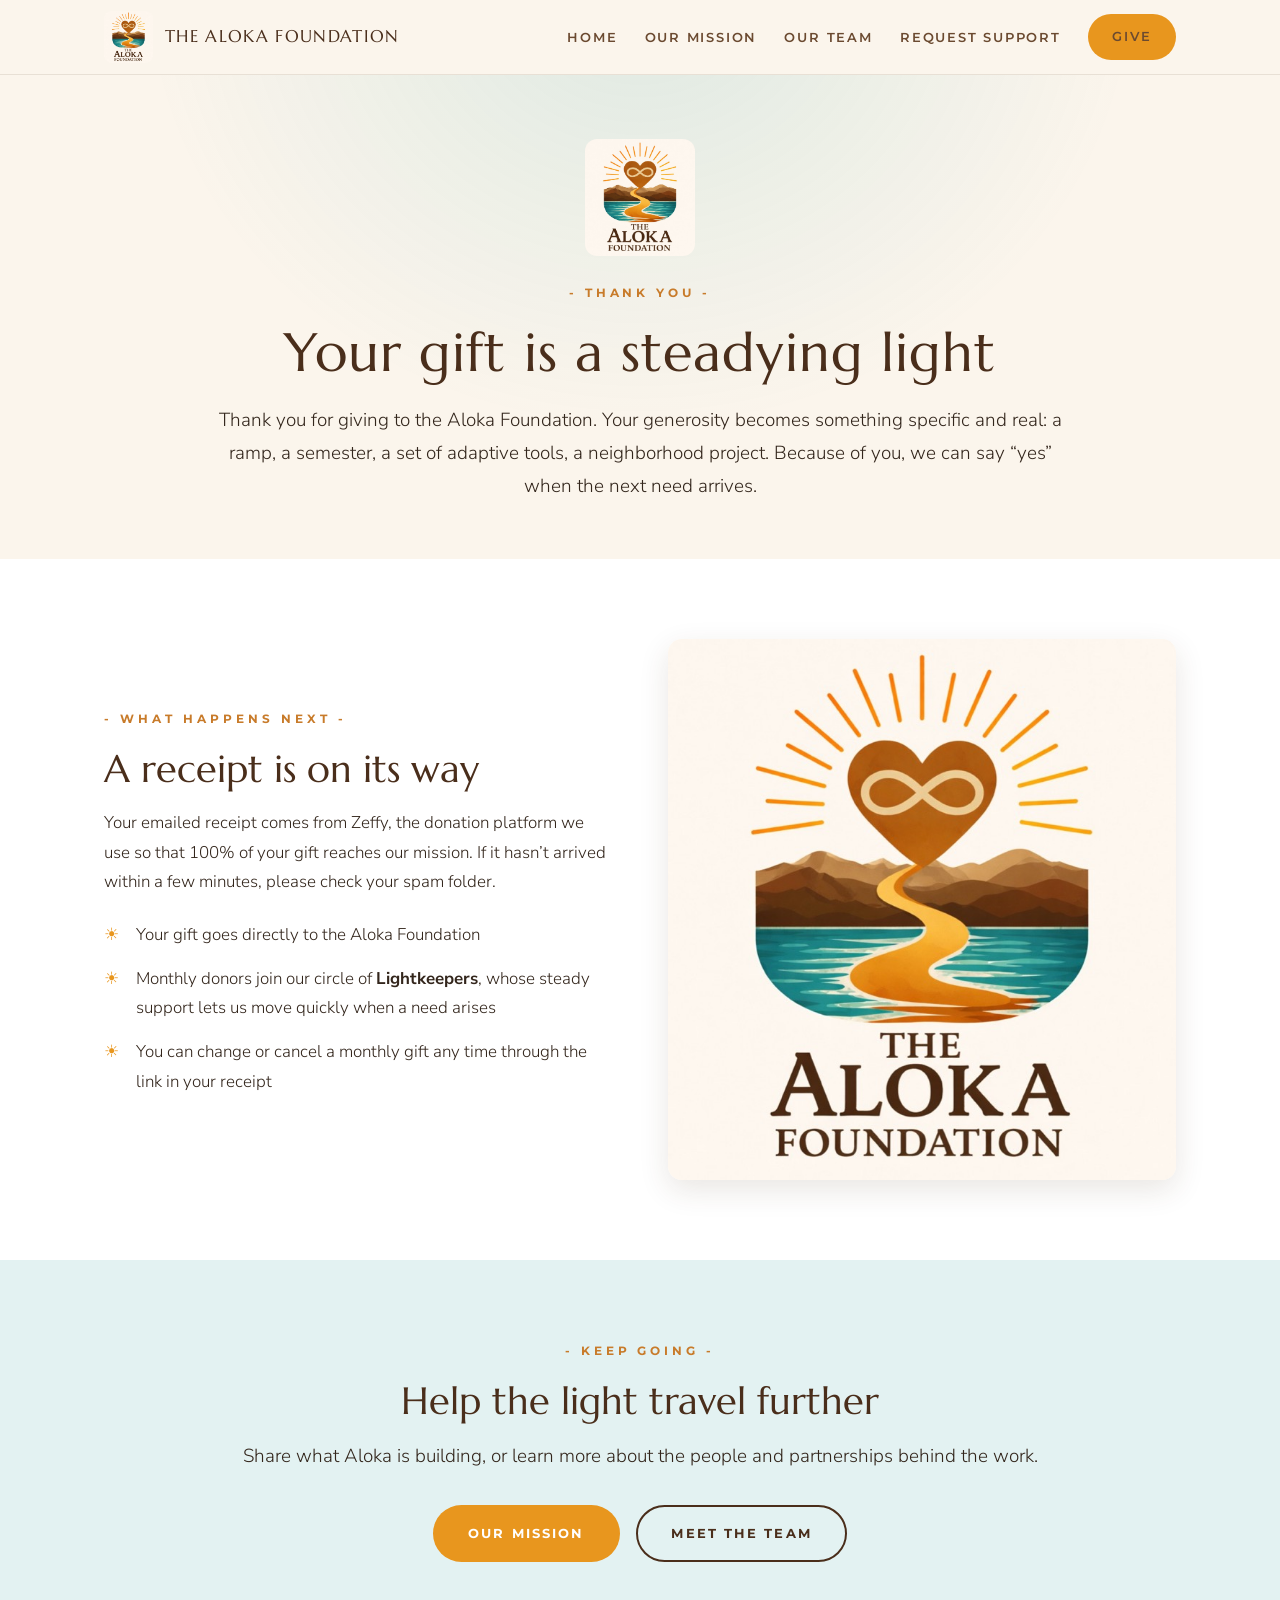
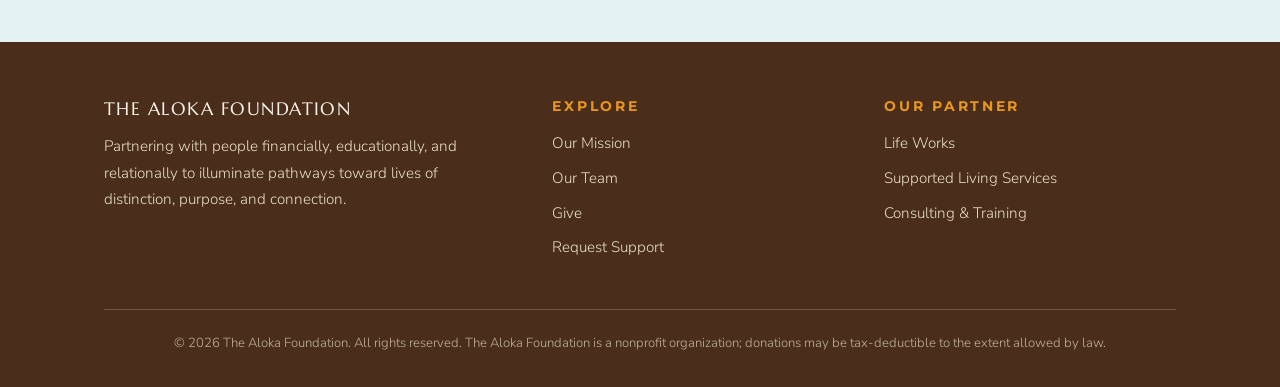
<file: site/thank-you.html>
<!DOCTYPE html>
<html lang="en">
<head>
  <meta charset="UTF-8" />
  <meta name="viewport" content="width=device-width, initial-scale=1.0" />
  <title>Thank You | The Aloka Foundation</title>
  <meta name="description" content="Thank you for your gift to the Aloka Foundation. Your generosity funds accommodations, education, and community projects that expand independence and opportunity." />
  <!-- Donors reach this page only after completing a gift on Zeffy, so it is kept
       out of search results and out of sitemap.xml. -->
  <meta name="robots" content="noindex" />
  <link rel="canonical" href="https://www.alokafoundationsd.org/thank-you.html" />
  <link rel="icon" type="image/png" href="assets/favicon.png" />
  <link rel="preconnect" href="https://fonts.googleapis.com" />
  <link rel="preconnect" href="https://fonts.gstatic.com" crossorigin />
  <link href="https://fonts.googleapis.com/css2?family=Marcellus&family=Montserrat:wght@600;700&family=Nunito+Sans:wght@300;400;600;700&display=swap" rel="stylesheet" />
  <link rel="stylesheet" href="css/style.css" />
</head>
<body>

<header class="site-header">
  <nav class="nav-bar">
    <a class="brand" href="index.html">
      <img src="assets/aloka-logo.jpg" alt="The Aloka Foundation logo" />
      <span class="wordmark">The Aloka Foundation</span>
    </a>
    <button class="nav-toggle" aria-label="Toggle navigation">&#9776;</button>
    <ul class="nav-links">
      <li><a href="index.html">Home</a></li>
      <li><a href="index.html#mission">Our Mission</a></li>
      <li><a href="team.html">Our Team</a></li>
      <li><a href="request-support.html">Request Support</a></li>
      <li><a href="give.html" class="btn btn-amber" style="padding:0.6rem 1.4rem;">Give</a></li>
    </ul>
  </nav>
</header>

<section class="page-hero">
  <div class="container">
    <!-- margin auto is required because the global img rule sets display:block,
         so the section's text-align:center does not apply. -->
    <img src="assets/aloka-logo.jpg" alt="" style="width:110px; border-radius:12px; margin:0 auto 1.6rem;" />
    <p class="kicker">Thank You</p>
    <h1>Your gift is a steadying light</h1>
    <p class="lead" style="margin:1.2rem auto 0;">
      Thank you for giving to the Aloka Foundation. Your generosity becomes something
      specific and real: a ramp, a semester, a set of adaptive tools, a neighborhood
      project. Because of you, we can say &ldquo;yes&rdquo; when the next need arrives.
    </p>
  </div>
</section>

<section class="section-white">
  <div class="container grid-2">
    <div>
      <p class="kicker">What Happens Next</p>
      <h2>A receipt is on its way</h2>
      <p>
        Your emailed receipt comes from Zeffy, the donation platform we use so that
        100% of your gift reaches our mission. If it hasn&rsquo;t arrived within a few
        minutes, please check your spam folder.
      </p>
      <ul class="bridge-list">
        <li>Your gift goes directly to the Aloka Foundation</li>
        <li>Monthly donors join our circle of <strong>Lightkeepers</strong>, whose steady
          support lets us move quickly when a need arises</li>
        <li>You can change or cancel a monthly gift any time through the link in your receipt</li>
      </ul>
    </div>
    <div class="bridge-figure">
      <img src="assets/aloka-logo.jpg" alt="The Aloka Foundation logo: a golden path across the water toward a heart of light" />
    </div>
  </div>
</section>

<section class="section-teal center">
  <div class="container">
    <p class="kicker">Keep Going</p>
    <h2>Help the light travel further</h2>
    <p class="lead" style="margin:0 auto 2rem;">
      Share what Aloka is building, or learn more about the people and partnerships
      behind the work.
    </p>
    <div class="hero-actions">
      <a class="btn btn-amber" href="index.html#mission">Our Mission</a>
      <a class="btn btn-outline" href="team.html">Meet the Team</a>
    </div>
  </div>
</section>

<footer class="site-footer">
  <div class="container">
    <div class="footer-grid">
      <div>
        <div class="wordmark">The Aloka Foundation</div>
        <p>
          Partnering with people financially, educationally, and relationally to
          illuminate pathways toward lives of distinction, purpose, and connection.
        </p>
      </div>
      <div>
        <h3>Explore</h3>
        <ul>
          <li><a href="index.html#mission">Our Mission</a></li>
          <li><a href="team.html">Our Team</a></li>
          <li><a href="give.html">Give</a></li>
          <li><a href="request-support.html">Request Support</a></li>
        </ul>
      </div>
      <div>
        <h3>Our Partner</h3>
        <ul>
          <li><a href="https://www.lifeworks-sls.com/" target="_blank" rel="noopener">Life Works</a></li>
          <li><a href="https://www.lifeworks-sls.com/services" target="_blank" rel="noopener">Supported Living Services</a></li>
          <li><a href="https://www.lifeworks-sls.com/consulting-training" target="_blank" rel="noopener">Consulting &amp; Training</a></li>
        </ul>
      </div>
    </div>
    <div class="footer-bottom">
      &copy; <span id="year"></span> The Aloka Foundation. All rights reserved.
      The Aloka Foundation is a nonprofit organization; donations may be tax-deductible to the extent allowed by law.
    </div>
  </div>
</footer>

<script src="js/main.js"></script>
</body>
</html>
</file>
<file: site/css/style.css>
/* ============================================================
   The Aloka Foundation — style.css
   Palette drawn from the Aloka Foundation logo:
   warm cream, deep brown, golden amber, teal water.
   ============================================================ */

:root {
  --cream: #fbf5ec;
  --cream-deep: #f5ebdd;
  --white: #ffffff;
  --brown: #4a2e1b;
  --brown-soft: #6b4a30;
  --amber: #e8961e;
  --amber-deep: #c87b2a;
  --teal: #2e9fa4;
  --teal-deep: #1f7478;
  --teal-mist: #e3f2f2;
  --ink: #33261c;
  --shadow: 0 10px 30px rgba(74, 46, 27, 0.12);
  --radius: 14px;
  --max-width: 1120px;
}

* {
  margin: 0;
  padding: 0;
  box-sizing: border-box;
}

html {
  scroll-behavior: smooth;
}

body {
  font-family: "Nunito Sans", "Avenir Next", "Avenir", sans-serif;
  font-weight: 300;
  font-size: 1.06rem;
  line-height: 1.75;
  color: var(--ink);
  background: var(--cream);
}

img {
  max-width: 100%;
  display: block;
}

a {
  color: var(--teal-deep);
  text-decoration: none;
}

/* ---------- Typography ---------- */

h1, h2, h3, .wordmark {
  font-family: "Marcellus", "Times New Roman", serif;
  font-weight: 400;
  color: var(--brown);
  line-height: 1.2;
}

h1 {
  font-size: clamp(2.1rem, 4.5vw, 3.4rem);
  letter-spacing: 0.02em;
}

h2 {
  font-size: clamp(1.7rem, 3vw, 2.4rem);
  margin-bottom: 1rem;
}

h3 {
  font-size: 1.25rem;
  letter-spacing: 0.04em;
}

.kicker {
  font-family: "Montserrat", sans-serif;
  font-size: 0.78rem;
  font-weight: 700;
  letter-spacing: 0.32em;
  text-transform: uppercase;
  color: var(--amber-deep);
  margin-bottom: 1rem;
}

.kicker::before { content: "-  "; }
.kicker::after  { content: "  -"; }

.lead {
  font-size: 1.18rem;
  max-width: 46em;
}

.center { text-align: center; }
.center .lead { margin-left: auto; margin-right: auto; }

/* ---------- Layout ---------- */

.container {
  max-width: var(--max-width);
  margin: 0 auto;
  padding: 0 1.5rem;
}

section {
  padding: 5rem 0;
}

.section-white { background: var(--white); }
.section-teal  { background: var(--teal-mist); }
.section-brown {
  background: var(--brown);
  color: #f4e9db;
}
.section-brown h2,
.section-brown h3 { color: var(--cream); }
.section-brown .kicker { color: var(--amber); }

.grid-2 {
  display: grid;
  grid-template-columns: 1fr 1fr;
  gap: 3.5rem;
  align-items: center;
}

.grid-3 {
  display: grid;
  grid-template-columns: repeat(3, 1fr);
  gap: 2rem;
}

/* ---------- Header / nav ---------- */

.site-header {
  position: sticky;
  top: 0;
  z-index: 50;
  background: rgba(251, 245, 236, 0.94);
  backdrop-filter: blur(8px);
  border-bottom: 1px solid rgba(74, 46, 27, 0.1);
}

.nav-bar {
  display: flex;
  align-items: center;
  justify-content: space-between;
  padding: 0.7rem 1.5rem;
  max-width: var(--max-width);
  margin: 0 auto;
}

.brand {
  display: flex;
  align-items: center;
  gap: 0.75rem;
}

.brand img {
  height: 52px;
  width: auto;
  border-radius: 8px;
}

.brand .wordmark {
  font-size: 1.05rem;
  letter-spacing: 0.08em;
  text-transform: uppercase;
  color: var(--brown);
}

.nav-links {
  display: flex;
  align-items: center;
  gap: 1.7rem;
  list-style: none;
}

.nav-links a {
  font-family: "Montserrat", sans-serif;
  font-size: 0.8rem;
  font-weight: 600;
  letter-spacing: 0.14em;
  text-transform: uppercase;
  color: var(--brown-soft);
  transition: color 0.2s;
}

.nav-links a:hover,
.nav-links a.active { color: var(--amber-deep); }

.nav-toggle {
  display: none;
  background: none;
  border: none;
  font-size: 1.7rem;
  color: var(--brown);
  cursor: pointer;
}

/* ---------- Buttons ---------- */

.btn {
  display: inline-block;
  font-family: "Montserrat", sans-serif;
  font-size: 0.82rem;
  font-weight: 700;
  letter-spacing: 0.16em;
  text-transform: uppercase;
  padding: 0.95rem 2.1rem;
  border-radius: 999px;
  border: 2px solid transparent;
  cursor: pointer;
  transition: transform 0.15s, box-shadow 0.15s, background 0.2s;
}

.btn:hover { transform: translateY(-2px); box-shadow: var(--shadow); }

.btn-amber {
  background: var(--amber);
  color: #fff;
}
.btn-amber:hover { background: var(--amber-deep); }

.btn-teal {
  background: var(--teal);
  color: #fff;
}
.btn-teal:hover { background: var(--teal-deep); }

.btn-outline {
  background: transparent;
  border-color: var(--brown);
  color: var(--brown);
}
.btn-outline:hover { background: var(--brown); color: var(--cream); }

.section-brown .btn-outline {
  border-color: var(--cream);
  color: var(--cream);
}
.section-brown .btn-outline:hover { background: var(--cream); color: var(--brown); }

/* ---------- Hero ---------- */

.hero {
  padding: 4.5rem 0 5rem;
  background:
    radial-gradient(ellipse at 50% -20%, rgba(232, 150, 30, 0.16), transparent 55%),
    var(--cream);
  text-align: center;
}

.hero img.hero-logo {
  width: min(300px, 62vw);
  margin: 0 auto 2rem;
  border-radius: var(--radius);
}

.hero h1 { max-width: 21em; margin: 0 auto 1.2rem; }

.hero .lead { margin: 0 auto 2.2rem; }

.hero-actions {
  display: flex;
  gap: 1rem;
  justify-content: center;
  flex-wrap: wrap;
}

/* ---------- Mission pillars ---------- */

.pillars {
  display: grid;
  grid-template-columns: repeat(3, 1fr);
  gap: 1.6rem;
  margin-top: 3rem;
}

.pillar {
  background: var(--white);
  border-radius: var(--radius);
  padding: 2rem 1.7rem;
  box-shadow: var(--shadow);
  border-top: 4px solid var(--amber);
}

.pillar:nth-child(even) { border-top-color: var(--teal); }

.pillar .pillar-icon {
  font-size: 1.9rem;
  margin-bottom: 0.8rem;
}

.pillar h3 { margin-bottom: 0.6rem; }

.pillar p { font-size: 0.98rem; }

/* ---------- Complementary (bridge) section ---------- */

.bridge-figure {
  border-radius: var(--radius);
  overflow: hidden;
  box-shadow: var(--shadow);
}

.bridge-list {
  list-style: none;
  margin-top: 1.4rem;
}

.bridge-list li {
  position: relative;
  padding-left: 2rem;
  margin-bottom: 0.9rem;
}

.bridge-list li::before {
  content: "☀";
  position: absolute;
  left: 0;
  color: var(--amber);
}

/* ---------- Giving tiers ---------- */

.tiers {
  display: grid;
  grid-template-columns: repeat(3, 1fr);
  gap: 1.5rem;
  text-align: left;
}

/* Four-across variant for the give page, whose amounts mirror Zeffy's four
   one-time presets. Declared before the responsive rules below so those still
   collapse it to two columns and then one on narrower screens. */
.tiers-4 { grid-template-columns: repeat(4, 1fr); margin-top: 2rem; }

.tier {
  background: var(--white);
  border-radius: var(--radius);
  padding: 1.8rem 1.6rem;
  box-shadow: var(--shadow);
  border: 2px solid transparent;
  cursor: pointer;
  transition: border-color 0.15s, transform 0.15s;
}

.tier:hover { transform: translateY(-3px); }

.tier.selected { border-color: var(--amber); }

.tier .amount {
  font-family: "Marcellus", serif;
  font-size: 2rem;
  color: var(--amber-deep);
}

.tier p {
  font-size: 0.95rem;
  margin-top: 0.4rem;
}

.tier-note {
  font-size: 0.9rem;
  color: var(--brown-soft);
  margin-top: 1.6rem;
}

/* ---------- Videos ---------- */

.video-grid {
  display: grid;
  grid-template-columns: repeat(3, 1fr);
  gap: 1.6rem;
  margin-top: 2.6rem;
}

.video-frame {
  position: relative;
  padding-top: 56.25%;
  border-radius: var(--radius);
  overflow: hidden;
  box-shadow: var(--shadow);
  background: #000;
}

.video-frame iframe {
  position: absolute;
  inset: 0;
  width: 100%;
  height: 100%;
  border: 0;
}

/* ---------- Team ---------- */

.founder-card {
  display: grid;
  grid-template-columns: 340px 1fr;
  gap: 3rem;
  align-items: start;
  background: var(--white);
  border-radius: var(--radius);
  box-shadow: var(--shadow);
  overflow: hidden;
}

.founder-card img {
  width: 100%;
  height: 100%;
  object-fit: cover;
}

.founder-card .founder-body {
  padding: 2.4rem 2.4rem 2.4rem 0;
}

.role {
  font-family: "Montserrat", sans-serif;
  font-size: 0.74rem;
  font-weight: 700;
  letter-spacing: 0.2em;
  text-transform: uppercase;
  color: var(--teal-deep);
  margin: 0.3rem 0 1rem;
}

.team-grid {
  display: grid;
  grid-template-columns: repeat(3, 1fr);
  gap: 2rem;
  margin-top: 2.6rem;
}

.team-card {
  background: var(--white);
  border-radius: var(--radius);
  overflow: hidden;
  box-shadow: var(--shadow);
}

.team-card img {
  width: 100%;
  aspect-ratio: 4 / 5;
  object-fit: cover;
  object-position: top;
}

.team-card .team-body {
  padding: 1.4rem 1.5rem 1.7rem;
}

.team-card h3 { margin-bottom: 0.1rem; }

.team-card p { font-size: 0.94rem; margin-top: 0.7rem; }

/* ---------- Forms ---------- */

.form-card {
  background: var(--white);
  border-radius: var(--radius);
  box-shadow: var(--shadow);
  padding: 2.6rem;
  max-width: 760px;
  margin: 2.5rem auto 0;
}

.form-field { margin-bottom: 1.4rem; }

.form-field label {
  display: block;
  font-family: "Montserrat", sans-serif;
  font-size: 0.78rem;
  font-weight: 600;
  letter-spacing: 0.1em;
  text-transform: uppercase;
  color: var(--brown-soft);
  margin-bottom: 0.45rem;
}

.form-field input,
.form-field textarea {
  width: 100%;
  font-family: inherit;
  font-size: 1rem;
  padding: 0.85rem 1rem;
  border: 1.5px solid #d8c9b8;
  border-radius: 10px;
  background: var(--cream);
  color: var(--ink);
}

.form-field input:focus,
.form-field textarea:focus {
  outline: none;
  border-color: var(--teal);
}

.form-note {
  font-size: 0.88rem;
  color: var(--brown-soft);
  margin-top: 1rem;
}

/* ---------- Footer ---------- */

.site-footer {
  background: var(--brown);
  color: #e9dccb;
  padding: 3.5rem 0 2rem;
  font-size: 0.95rem;
}

.footer-grid {
  display: grid;
  grid-template-columns: 1.4fr 1fr 1fr;
  gap: 2.5rem;
  margin-bottom: 2.5rem;
}

.site-footer .wordmark {
  color: var(--cream);
  font-size: 1.15rem;
  letter-spacing: 0.08em;
  text-transform: uppercase;
  margin-bottom: 0.8rem;
}

.site-footer h3 {
  color: var(--amber);
  font-size: 0.85rem;
  font-family: "Montserrat", sans-serif;
  font-weight: 700;
  letter-spacing: 0.2em;
  text-transform: uppercase;
  margin-bottom: 1rem;
}

.site-footer ul { list-style: none; }
.site-footer li { margin-bottom: 0.5rem; }
.site-footer a { color: #e9dccb; }
.site-footer a:hover { color: var(--amber); }

.footer-bottom {
  border-top: 1px solid rgba(233, 220, 203, 0.25);
  padding-top: 1.4rem;
  font-size: 0.82rem;
  text-align: center;
  color: rgba(233, 220, 203, 0.75);
}

/* ---------- Page hero (interior pages) ---------- */

.page-hero {
  padding: 4rem 0 3.5rem;
  text-align: center;
  background:
    radial-gradient(ellipse at 50% -20%, rgba(46, 159, 164, 0.14), transparent 55%),
    var(--cream);
}

/* ---------- Responsive ---------- */

@media (max-width: 900px) {
  .grid-2,
  .pillars,
  .tiers,
  .video-grid,
  .team-grid,
  .footer-grid {
    grid-template-columns: 1fr 1fr;
  }
  .founder-card { grid-template-columns: 1fr; }
  .founder-card .founder-body { padding: 2rem; }
}

@media (max-width: 640px) {
  section { padding: 3.4rem 0; }

  .grid-2,
  .pillars,
  .tiers,
  .video-grid,
  .team-grid,
  .footer-grid {
    grid-template-columns: 1fr;
  }

  .nav-links {
    display: none;
    position: absolute;
    top: 100%;
    left: 0;
    right: 0;
    flex-direction: column;
    gap: 0;
    background: var(--cream);
    border-bottom: 1px solid rgba(74, 46, 27, 0.12);
    padding: 0.5rem 0;
  }

  .nav-links.open { display: flex; }

  .nav-links li { width: 100%; text-align: center; }
  .nav-links a { display: block; padding: 0.9rem 0; }

  .nav-toggle { display: block; }

  .brand .wordmark { font-size: 0.85rem; }
}
</file>
